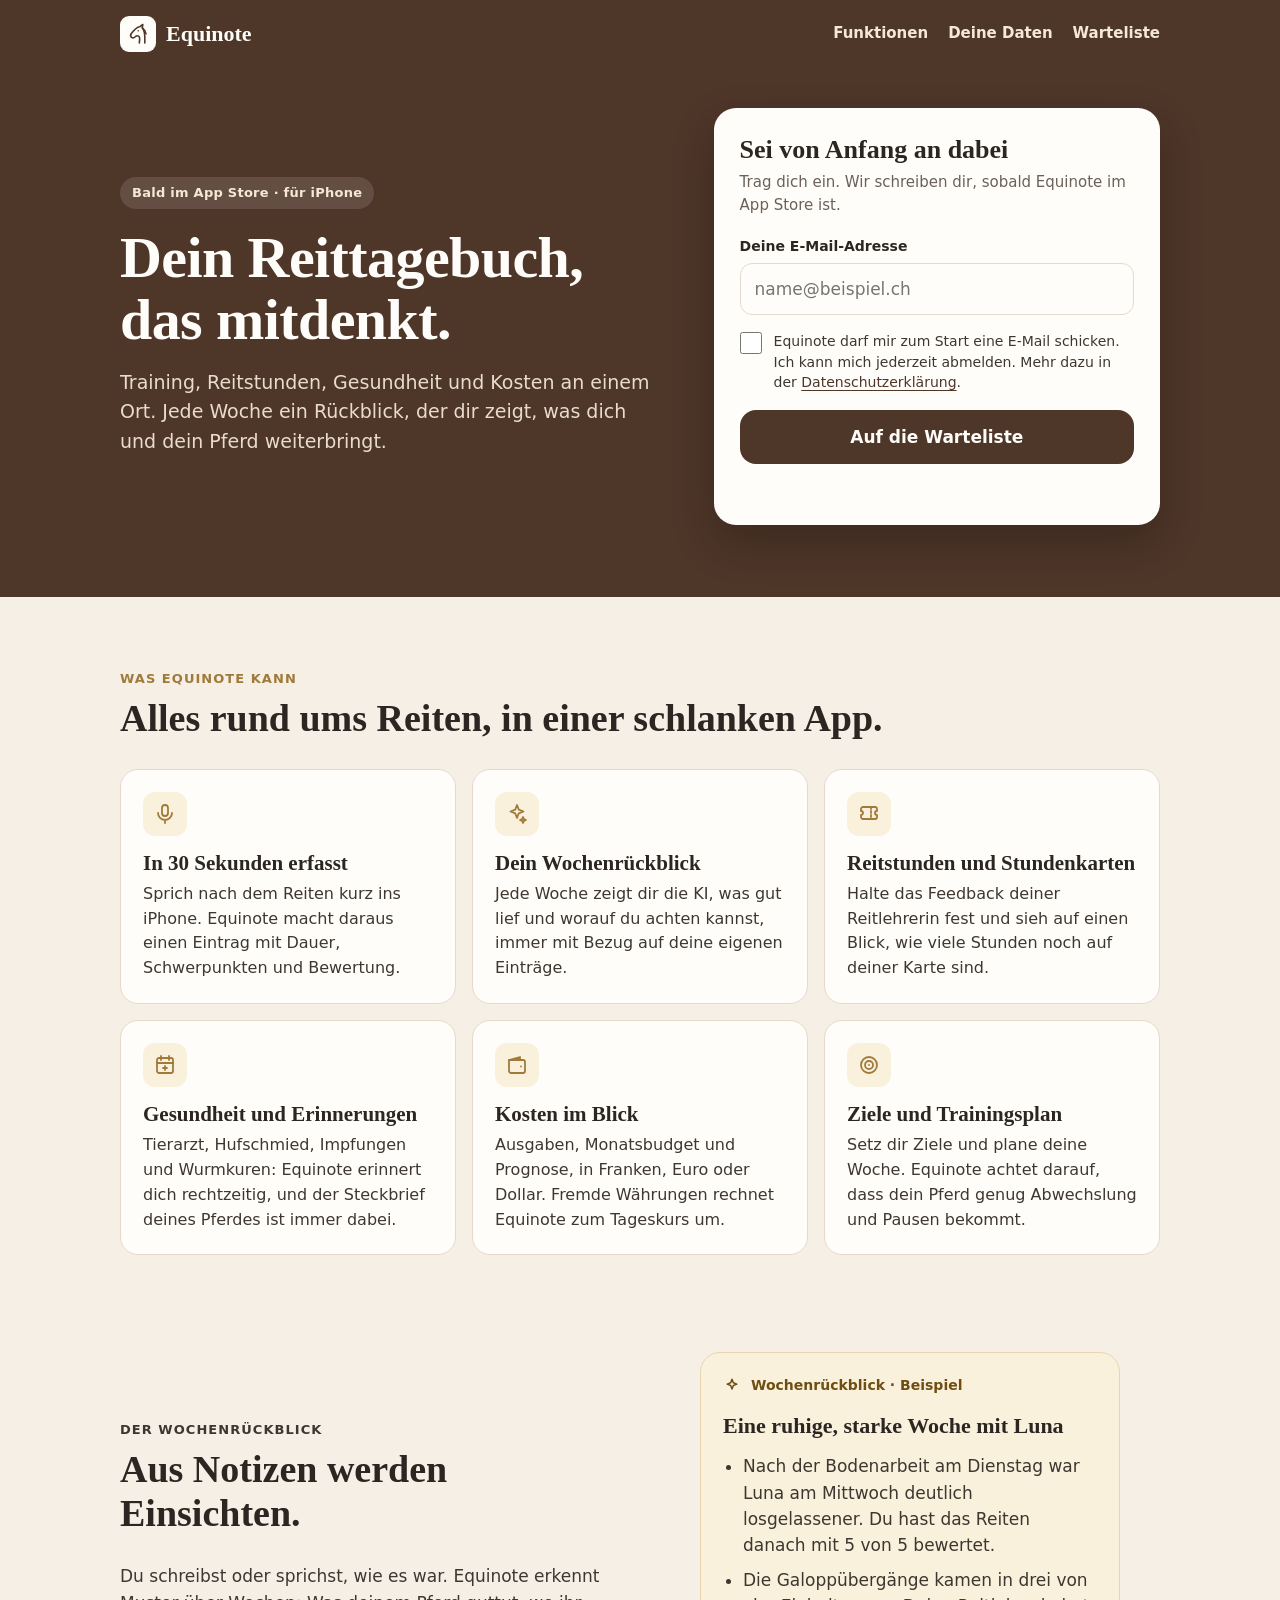
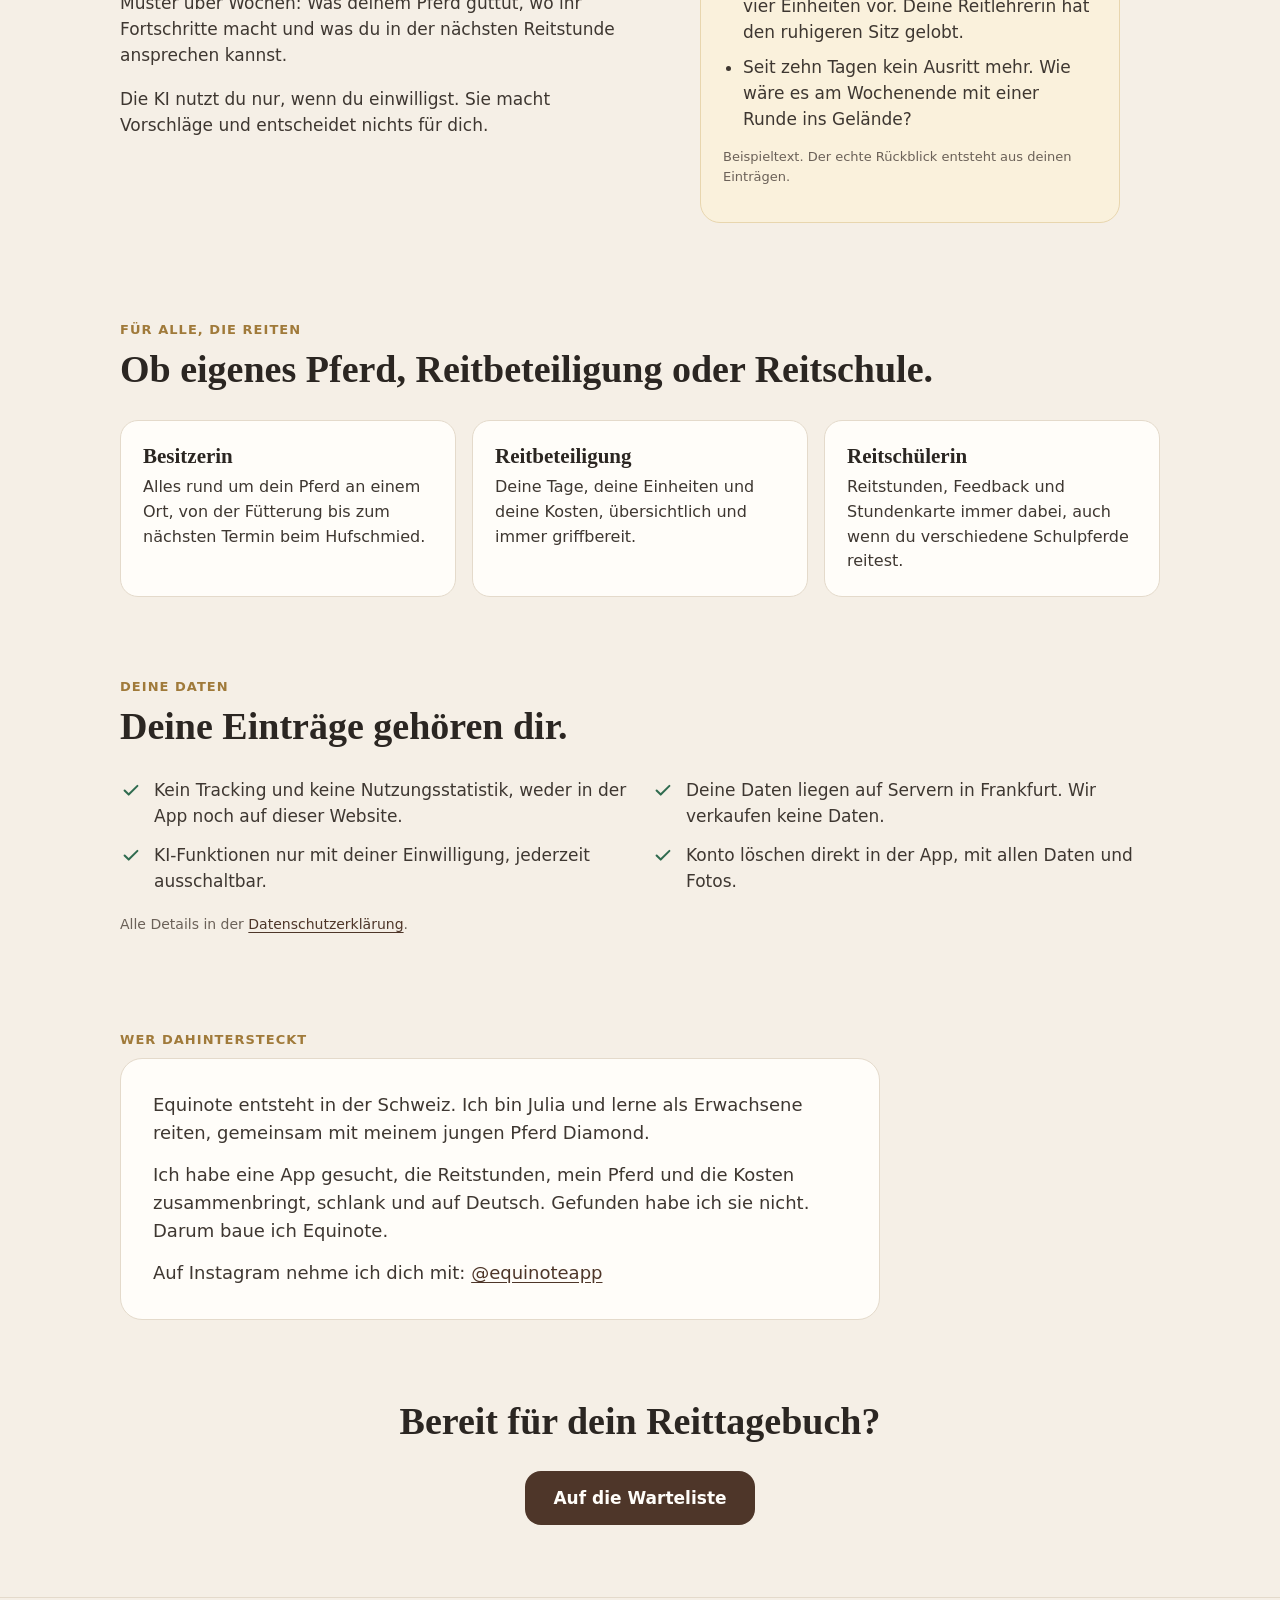
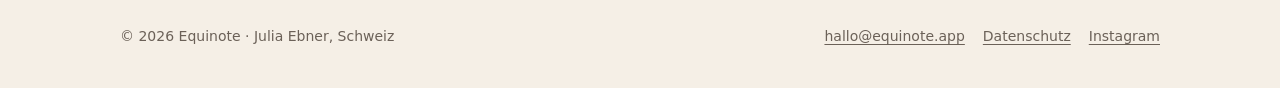
<file: index.html>
<!doctype html>
<html lang="de-CH">
<head>
<meta charset="utf-8">
<meta name="viewport" content="width=device-width, initial-scale=1">
<meta http-equiv="Content-Security-Policy" content="default-src 'self'; script-src 'self'; style-src 'self'; img-src 'self' data:; connect-src https://hbfprhnbtajlptdlkefo.supabase.co; base-uri 'none'; form-action 'none'; object-src 'none'">
<meta name="referrer" content="strict-origin-when-cross-origin">
<title>Equinote – Dein Reittagebuch, das mitdenkt</title>
<meta name="description" content="Equinote ist die iPhone-App für Reiterinnen und Reiter: Training, Reitstunden, Gesundheit und Kosten an einem Ort, mit einem Wochenrückblick, der mitdenkt. Trag dich auf die Warteliste ein.">
<meta property="og:title" content="Equinote – Dein Reittagebuch, das mitdenkt">
<meta property="og:description" content="Training, Reitstunden, Gesundheit und Kosten an einem Ort. Bald im App Store.">
<meta property="og:url" content="https://equinote.app/">
<meta property="og:locale" content="de_CH">
<meta name="theme-color" content="#4E3629">
<link rel="icon" href="favicon.svg" type="image/svg+xml">
<link rel="canonical" href="https://equinote.app/">
<link rel="stylesheet" href="style.css">
<script src="app.js" defer></script>
</head>
<body>
<a class="skip" href="#inhalt">Zum Inhalt</a>

<header class="top">
  <nav class="wrap" aria-label="Hauptnavigation">
    <a class="brand" href="./" aria-label="Equinote, Startseite">
      <svg viewBox="0 0 36 36" aria-hidden="true"><rect width="36" height="36" rx="9" fill="#FFFDF9"/><g transform="translate(6 6)" fill="none" stroke="#4E3629" stroke-width="1.6" stroke-linecap="round" stroke-linejoin="round"><path d="M18.8 21c0-5.5.9-11-2.5-15.2l.5-3.3-3 2.2C11.2 5 8.2 7.7 5.5 11.3c-1 1.4-1.2 3.1 0 4 1.1.8 2.5.5 3.5-.3l1.4-1.1c1.6-.6 3 .4 3.2 1.9.2 1.6-.1 3.6-.3 5.2"/><path d="M16.3 5.8c1.9 1.3 3.2 3.4 3.7 6"/><path d="M12.3 8.8h.01"/></g></svg>
      Equinote
    </a>
    <div class="links">
      <a class="opt" href="#funktionen">Funktionen</a>
      <a class="opt" href="#datenschutz">Deine Daten</a>
      <a href="#warteliste">Warteliste</a>
    </div>
  </nav>
</header>

<main id="inhalt">
  <section class="hero">
    <div class="wrap">
      <div>
        <span class="pill">Bald im App Store · für iPhone</span>
        <h1>Dein Reittagebuch, das mitdenkt.</h1>
        <p class="lead">Training, Reitstunden, Gesundheit und Kosten an einem Ort. Jede Woche ein Rückblick, der dir zeigt, was dich und dein Pferd weiterbringt.</p>
      </div>

      <div class="signup" id="warteliste">
        <form id="signup-form" novalidate>
          <h2>Sei von Anfang an dabei</h2>
          <p class="sub">Trag dich ein. Wir schreiben dir, sobald Equinote im App Store ist.</p>
          <label class="field" for="email">Deine E-Mail-Adresse</label>
          <input id="email" name="email" type="email" autocomplete="email" inputmode="email" required maxlength="254" placeholder="name@beispiel.ch">
          <div class="hp" aria-hidden="true">
            <label for="website">Bitte leer lassen</label>
            <input id="website" name="website" type="text" tabindex="-1" autocomplete="off">
          </div>
          <label class="check">
            <input id="consent" name="consent" type="checkbox" required>
            <span>Equinote darf mir zum Start eine E-Mail schicken. Ich kann mich jederzeit abmelden. Mehr dazu in der <a href="datenschutz.html#warteliste">Datenschutzerklärung</a>.</span>
          </label>
          <button class="btn" type="submit">Auf die Warteliste</button>
          <p class="status" id="status" role="status" aria-live="polite"></p>
        </form>
        <div class="done" id="done" hidden tabindex="-1">
          <div class="ok" aria-hidden="true"><svg width="26" height="26" viewBox="0 0 24 24" fill="none" stroke="currentColor" stroke-width="2.2" stroke-linecap="round" stroke-linejoin="round"><path d="M5 12.5l4.5 4.5L19 7.5"/></svg></div>
          <h2>Fast geschafft!</h2>
          <p class="sub">Bitte bestätige deine E-Mail-Adresse über den Link, den wir dir geschickt haben.</p>
          <p class="sub">Keine Mail bekommen? Schau im Spam-Ordner nach. Sie kommt von hallo@equinote.app.</p>
        </div>
      </div>
    </div>
  </section>

  <section class="block" id="funktionen">
    <div class="wrap">
      <p class="eyebrow">Was Equinote kann</p>
      <h2 class="title">Alles rund ums Reiten, in einer schlanken App.</h2>
      <div class="grid">
        <article class="card">
          <div class="icon" aria-hidden="true"><svg viewBox="0 0 24 24" fill="none" stroke="currentColor" stroke-width="1.8" stroke-linecap="round" stroke-linejoin="round"><rect x="9" y="3" width="6" height="11" rx="3"/><path d="M5 11a7 7 0 0 0 14 0M12 18v3"/></svg></div>
          <h3>In 30 Sekunden erfasst</h3>
          <p>Sprich nach dem Reiten kurz ins iPhone. Equinote macht daraus einen Eintrag mit Dauer, Schwerpunkten und Bewertung.</p>
        </article>
        <article class="card">
          <div class="icon" aria-hidden="true"><svg viewBox="0 0 24 24" fill="none" stroke="currentColor" stroke-width="1.8" stroke-linecap="round" stroke-linejoin="round"><path d="M12 3l1.8 4.7L18.5 9.5l-4.7 1.8L12 16l-1.8-4.7L5.5 9.5l4.7-1.8z"/><path d="M18 15l.9 2.1L21 18l-2.1.9L18 21l-.9-2.1L15 18l2.1-.9z"/></svg></div>
          <h3>Dein Wochenrückblick</h3>
          <p>Jede Woche zeigt dir die KI, was gut lief und worauf du achten kannst, immer mit Bezug auf deine eigenen Einträge.</p>
        </article>
        <article class="card">
          <div class="icon" aria-hidden="true"><svg viewBox="0 0 24 24" fill="none" stroke="currentColor" stroke-width="1.8" stroke-linecap="round" stroke-linejoin="round"><path d="M4 7a2 2 0 0 1 2-2h12a2 2 0 0 1 2 2v2a2 2 0 0 0 0 4v2a2 2 0 0 1-2 2H6a2 2 0 0 1-2-2v-2a2 2 0 0 0 0-4z"/><path d="M14 5v12" stroke-dasharray="2 2"/></svg></div>
          <h3>Reitstunden und Stundenkarten</h3>
          <p>Halte das Feedback deiner Reitlehrerin fest und sieh auf einen Blick, wie viele Stunden noch auf deiner Karte sind.</p>
        </article>
        <article class="card">
          <div class="icon" aria-hidden="true"><svg viewBox="0 0 24 24" fill="none" stroke="currentColor" stroke-width="1.8" stroke-linecap="round" stroke-linejoin="round"><rect x="4" y="5" width="16" height="15" rx="2"/><path d="M8 3v4M16 3v4M4 10h16M10 15h4M12 13v4"/></svg></div>
          <h3>Gesundheit und Erinnerungen</h3>
          <p>Tierarzt, Hufschmied, Impfungen und Wurmkuren: Equinote erinnert dich rechtzeitig, und der Steckbrief deines Pferdes ist immer dabei.</p>
        </article>
        <article class="card">
          <div class="icon" aria-hidden="true"><svg viewBox="0 0 24 24" fill="none" stroke="currentColor" stroke-width="1.8" stroke-linecap="round" stroke-linejoin="round"><path d="M4 7h14a2 2 0 0 1 2 2v9a2 2 0 0 1-2 2H6a2 2 0 0 1-2-2z"/><path d="M4 7l11-3v3M16 13.5h.01"/></svg></div>
          <h3>Kosten im Blick</h3>
          <p>Ausgaben, Monatsbudget und Prognose, in Franken, Euro oder Dollar. Fremde Währungen rechnet Equinote zum Tageskurs um.</p>
        </article>
        <article class="card">
          <div class="icon" aria-hidden="true"><svg viewBox="0 0 24 24" fill="none" stroke="currentColor" stroke-width="1.8" stroke-linecap="round" stroke-linejoin="round"><circle cx="12" cy="12" r="8"/><circle cx="12" cy="12" r="4"/><path d="M12 12h.01"/></svg></div>
          <h3>Ziele und Trainingsplan</h3>
          <p>Setz dir Ziele und plane deine Woche. Equinote achtet darauf, dass dein Pferd genug Abwechslung und Pausen bekommt.</p>
        </article>
      </div>
    </div>
  </section>

  <section class="block">
    <div class="wrap split">
      <div>
        <p class="eyebrow">Der Wochenrückblick</p>
        <h2 class="title">Aus Notizen werden Einsichten.</h2>
        <p>Du schreibst oder sprichst, wie es war. Equinote erkennt Muster über Wochen: Was deinem Pferd guttut, wo ihr Fortschritte macht und was du in der nächsten Reitstunde ansprechen kannst.</p>
        <p>Die KI nutzt du nur, wenn du einwilligst. Sie macht Vorschläge und entscheidet nichts für dich.</p>
      </div>
      <figure class="review" aria-label="Beispiel für einen Wochenrückblick">
        <div class="head"><svg width="18" height="18" viewBox="0 0 24 24" fill="none" stroke="currentColor" stroke-width="2" stroke-linecap="round" stroke-linejoin="round" aria-hidden="true"><path d="M12 3l1.8 4.7L18.5 9.5l-4.7 1.8L12 16l-1.8-4.7L5.5 9.5l4.7-1.8z"/></svg>Wochenrückblick · Beispiel</div>
        <h3>Eine ruhige, starke Woche mit Luna</h3>
        <ul>
          <li>Nach der Bodenarbeit am Dienstag war Luna am Mittwoch deutlich losgelassener. Du hast das Reiten danach mit 5 von 5 bewertet.</li>
          <li>Die Galoppübergänge kamen in drei von vier Einheiten vor. Deine Reitlehrerin hat den ruhigeren Sitz gelobt.</li>
          <li>Seit zehn Tagen kein Ausritt mehr. Wie wäre es am Wochenende mit einer Runde ins Gelände?</li>
        </ul>
        <p class="note">Beispieltext. Der echte Rückblick entsteht aus deinen Einträgen.</p>
      </figure>
    </div>
  </section>

  <section class="block">
    <div class="wrap">
      <p class="eyebrow">Für alle, die reiten</p>
      <h2 class="title">Ob eigenes Pferd, Reitbeteiligung oder Reitschule.</h2>
      <div class="roles">
        <article class="card"><h3>Besitzerin</h3><p>Alles rund um dein Pferd an einem Ort, von der Fütterung bis zum nächsten Termin beim Hufschmied.</p></article>
        <article class="card"><h3>Reitbeteiligung</h3><p>Deine Tage, deine Einheiten und deine Kosten, übersichtlich und immer griffbereit.</p></article>
        <article class="card"><h3>Reitschülerin</h3><p>Reitstunden, Feedback und Stundenkarte immer dabei, auch wenn du verschiedene Schulpferde reitest.</p></article>
      </div>
    </div>
  </section>

  <section class="block" id="datenschutz">
    <div class="wrap">
      <p class="eyebrow">Deine Daten</p>
      <h2 class="title">Deine Einträge gehören dir.</h2>
      <ul class="trust">
        <li><svg viewBox="0 0 24 24" fill="none" stroke="currentColor" stroke-width="2.2" stroke-linecap="round" stroke-linejoin="round" aria-hidden="true"><path d="M5 12.5l4.5 4.5L19 7.5"/></svg><span>Kein Tracking und keine Nutzungsstatistik, weder in der App noch auf dieser Website.</span></li>
        <li><svg viewBox="0 0 24 24" fill="none" stroke="currentColor" stroke-width="2.2" stroke-linecap="round" stroke-linejoin="round" aria-hidden="true"><path d="M5 12.5l4.5 4.5L19 7.5"/></svg><span>Deine Daten liegen auf Servern in Frankfurt. Wir verkaufen keine Daten.</span></li>
        <li><svg viewBox="0 0 24 24" fill="none" stroke="currentColor" stroke-width="2.2" stroke-linecap="round" stroke-linejoin="round" aria-hidden="true"><path d="M5 12.5l4.5 4.5L19 7.5"/></svg><span>KI-Funktionen nur mit deiner Einwilligung, jederzeit ausschaltbar.</span></li>
        <li><svg viewBox="0 0 24 24" fill="none" stroke="currentColor" stroke-width="2.2" stroke-linecap="round" stroke-linejoin="round" aria-hidden="true"><path d="M5 12.5l4.5 4.5L19 7.5"/></svg><span>Konto löschen direkt in der App, mit allen Daten und Fotos.</span></li>
      </ul>
      <p class="small mt">Alle Details in der <a href="datenschutz.html">Datenschutzerklärung</a>.</p>
    </div>
  </section>

  <section class="block">
    <div class="wrap">
      <p class="eyebrow">Wer dahintersteckt</p>
      <div class="story">
        <p>Equinote entsteht in der Schweiz. Ich bin Julia und lerne als Erwachsene reiten, gemeinsam mit meinem jungen Pferd Diamond.</p>
        <p>Ich habe eine App gesucht, die Reitstunden, mein Pferd und die Kosten zusammenbringt, schlank und auf Deutsch. Gefunden habe ich sie nicht. Darum baue ich Equinote.</p>
        <p>Auf Instagram nehme ich dich mit: <a href="https://www.instagram.com/equinoteapp/" rel="noopener">@equinoteapp</a></p>
      </div>
    </div>
  </section>

  <section class="block cta">
    <div class="wrap">
      <h2 class="title center">Bereit für dein Reittagebuch?</h2>
      <a class="btn" href="#warteliste">Auf die Warteliste</a>
    </div>
  </section>
</main>

<footer>
  <div class="wrap">
    <span>© 2026 Equinote · Julia Ebner, Schweiz</span>
    <nav aria-label="Fusszeile">
      <a href="mailto:hallo@equinote.app">hallo@equinote.app</a>
      <a href="datenschutz.html">Datenschutz</a>
      <a href="https://www.instagram.com/equinoteapp/" rel="noopener">Instagram</a>
    </nav>
  </div>
</footer>
</body>
</html>
</file>
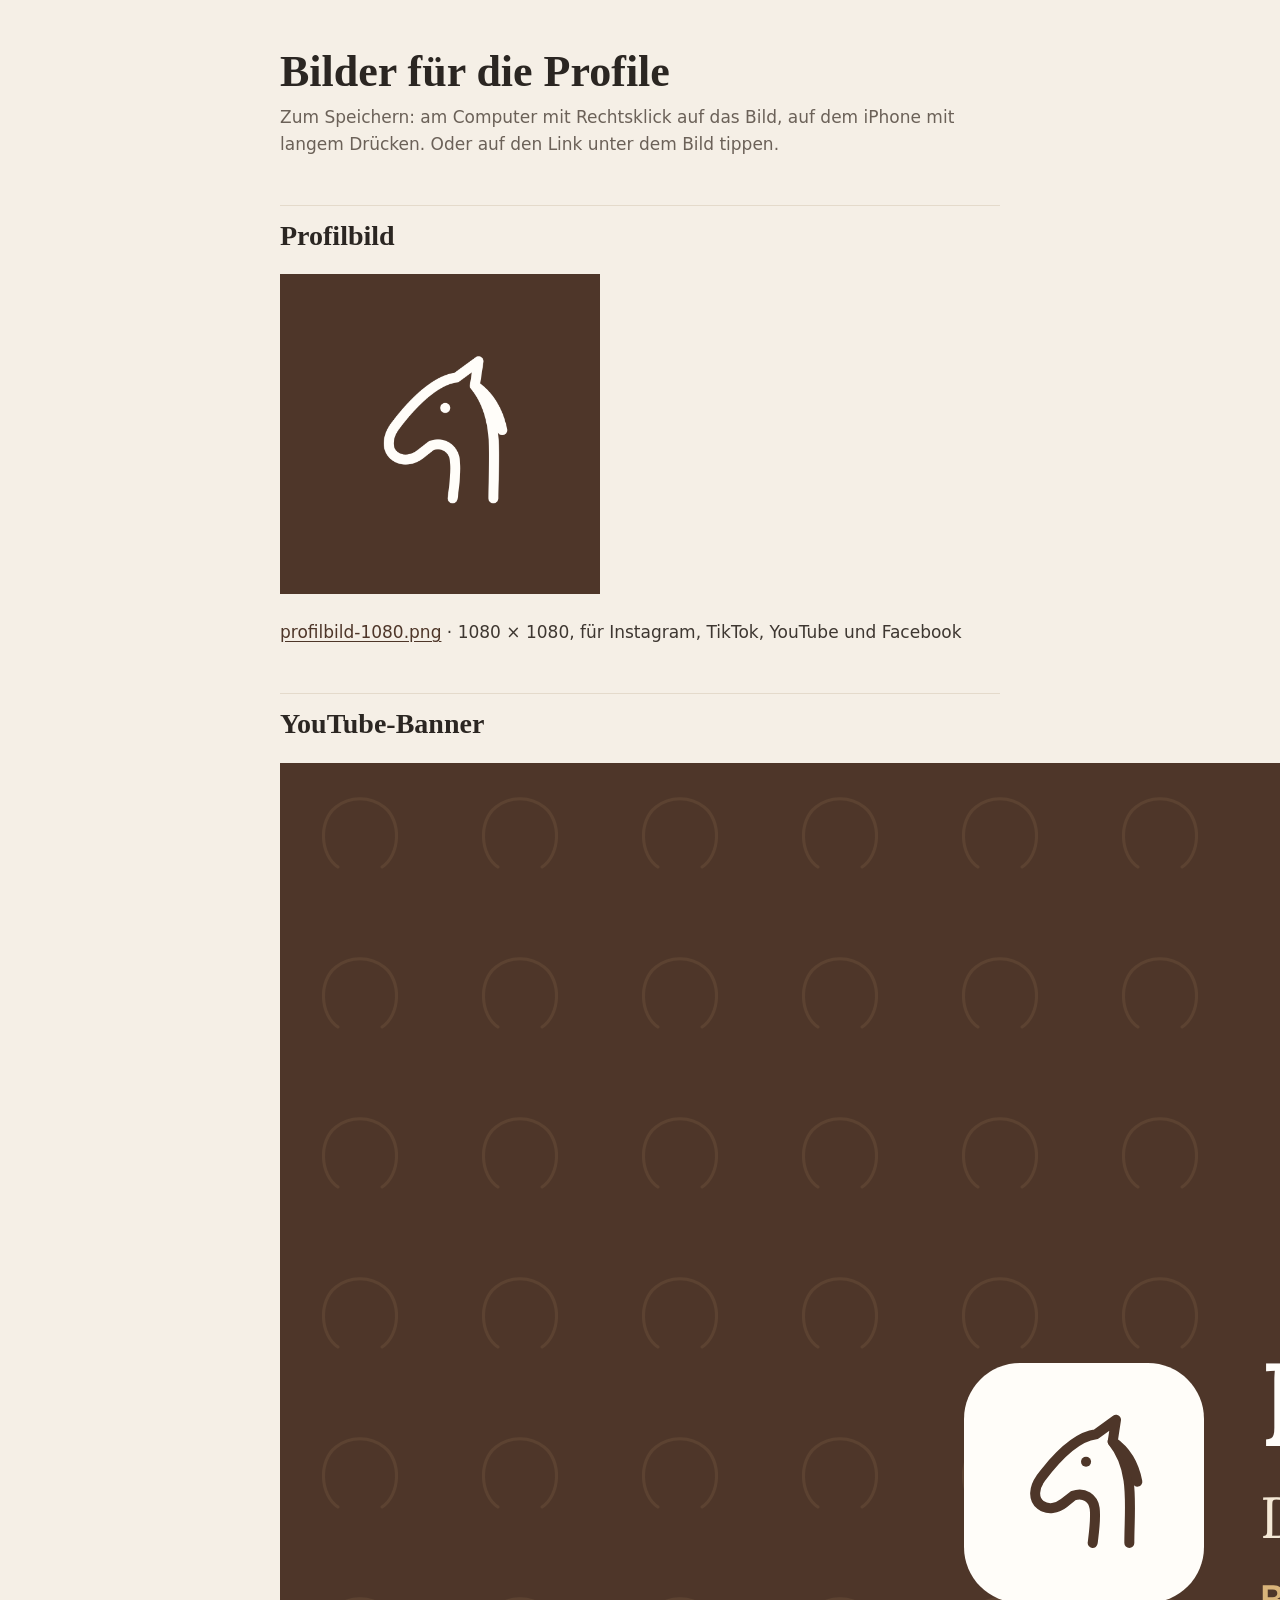
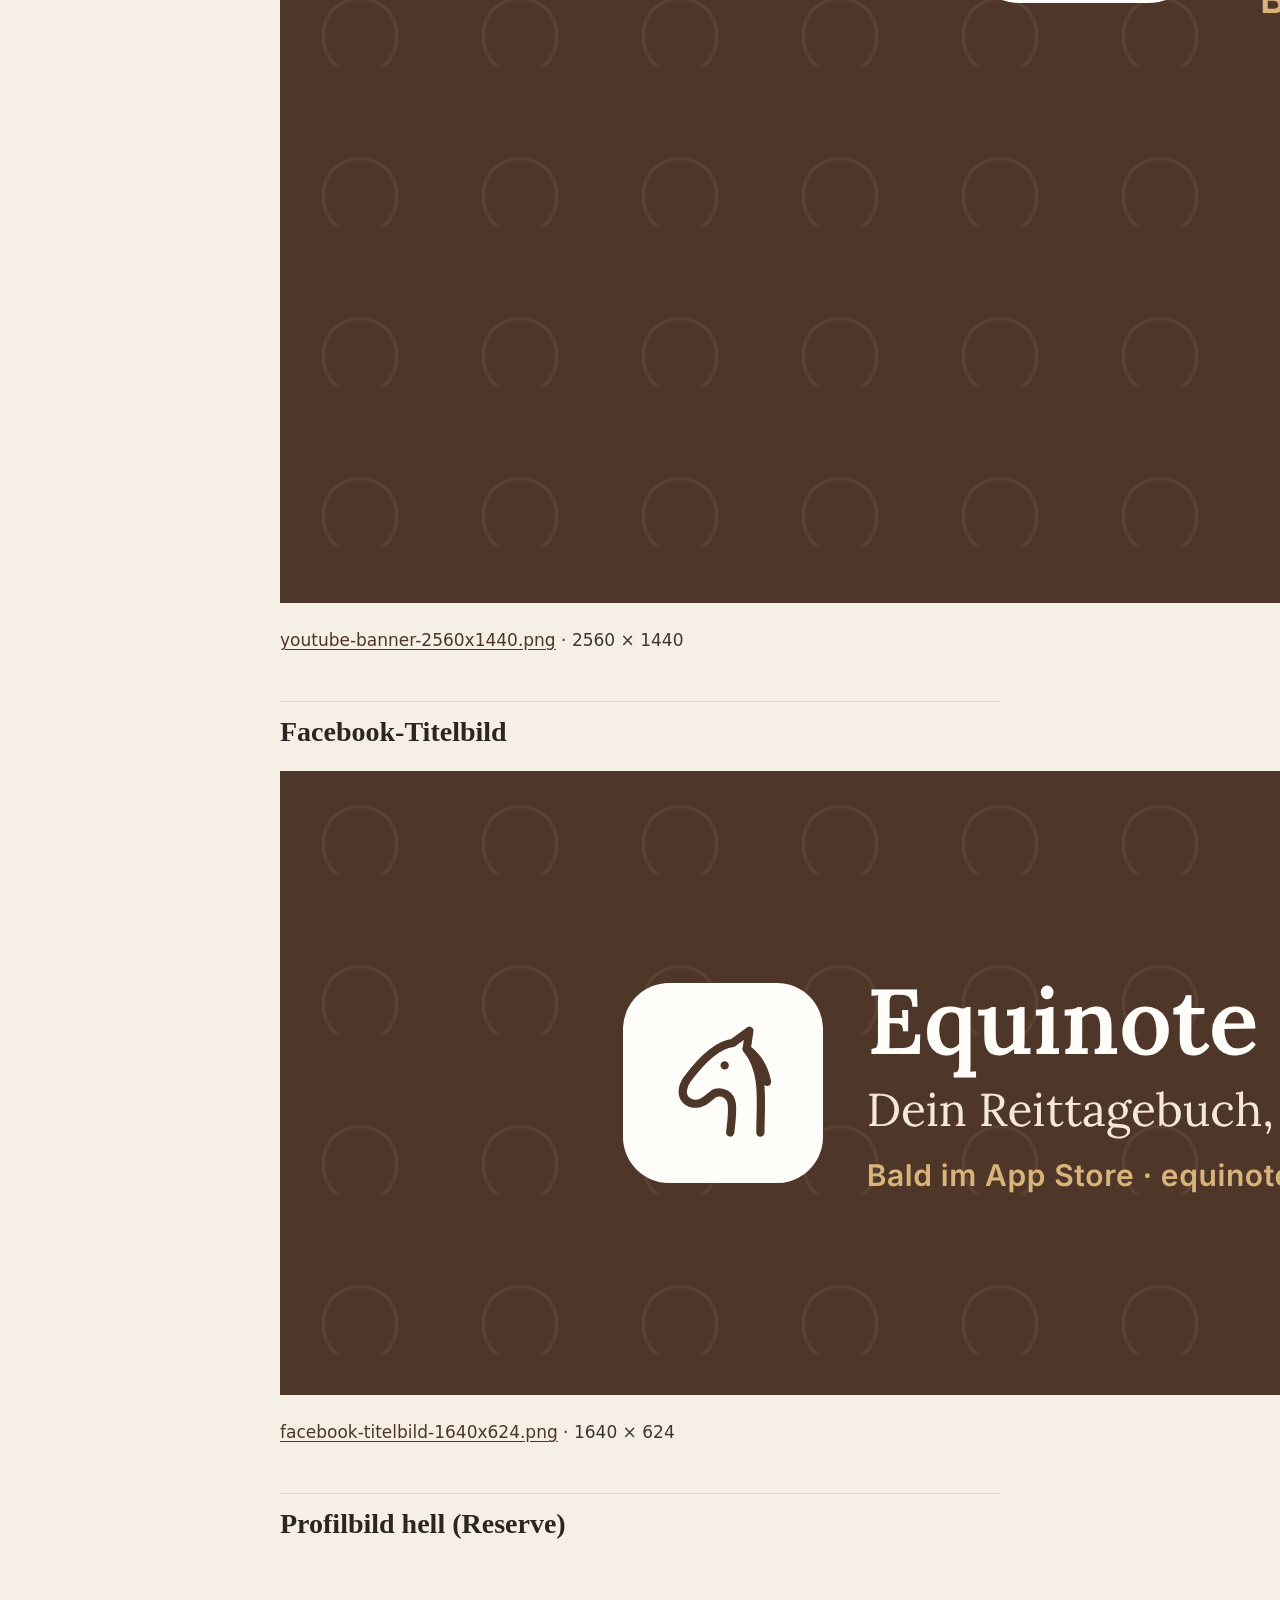
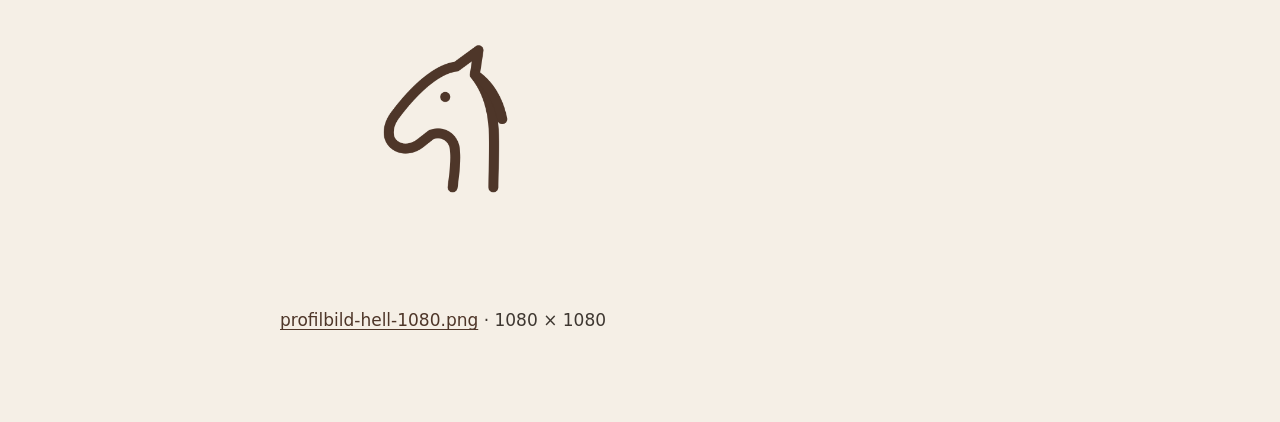
<file: bilder/index.html>
<!doctype html>
<html lang="de-CH">
<head>
<meta charset="utf-8">
<meta name="viewport" content="width=device-width, initial-scale=1">
<meta name="robots" content="noindex">
<meta http-equiv="Content-Security-Policy" content="default-src 'self'; script-src 'none'; style-src 'self'; img-src 'self'; base-uri 'none'; form-action 'none'; object-src 'none'">
<title>Bilder – Equinote</title>
<link rel="icon" href="/favicon.svg" type="image/svg+xml">
<link rel="stylesheet" href="/style.css">
</head>
<body>
<main class="wrap doc">
<h1>Bilder für die Profile</h1>
<p class="stand">Zum Speichern: am Computer mit Rechtsklick auf das Bild, auf dem iPhone mit langem Drücken. Oder auf den Link unter dem Bild tippen.</p>
<h2>Profilbild</h2>
<p><img src="profilbild-1080.png" alt="Equinote Profilbild, Pferdekopf auf Braun" width="320" height="320"></p>
<p><a href="profilbild-1080.png">profilbild-1080.png</a> · 1080 × 1080, für Instagram, TikTok, YouTube und Facebook</p>
<h2>YouTube-Banner</h2>
<p><img src="youtube-banner-2560x1440.png" alt="Equinote YouTube-Banner"></p>
<p><a href="youtube-banner-2560x1440.png">youtube-banner-2560x1440.png</a> · 2560 × 1440</p>
<h2>Facebook-Titelbild</h2>
<p><img src="facebook-titelbild-1640x624.png" alt="Equinote Facebook-Titelbild"></p>
<p><a href="facebook-titelbild-1640x624.png">facebook-titelbild-1640x624.png</a> · 1640 × 624</p>
<h2>Profilbild hell (Reserve)</h2>
<p><img src="profilbild-hell-1080.png" alt="Equinote Profilbild hell" width="320" height="320"></p>
<p><a href="profilbild-hell-1080.png">profilbild-hell-1080.png</a> · 1080 × 1080</p>
</main>
</body>
</html>
</file>
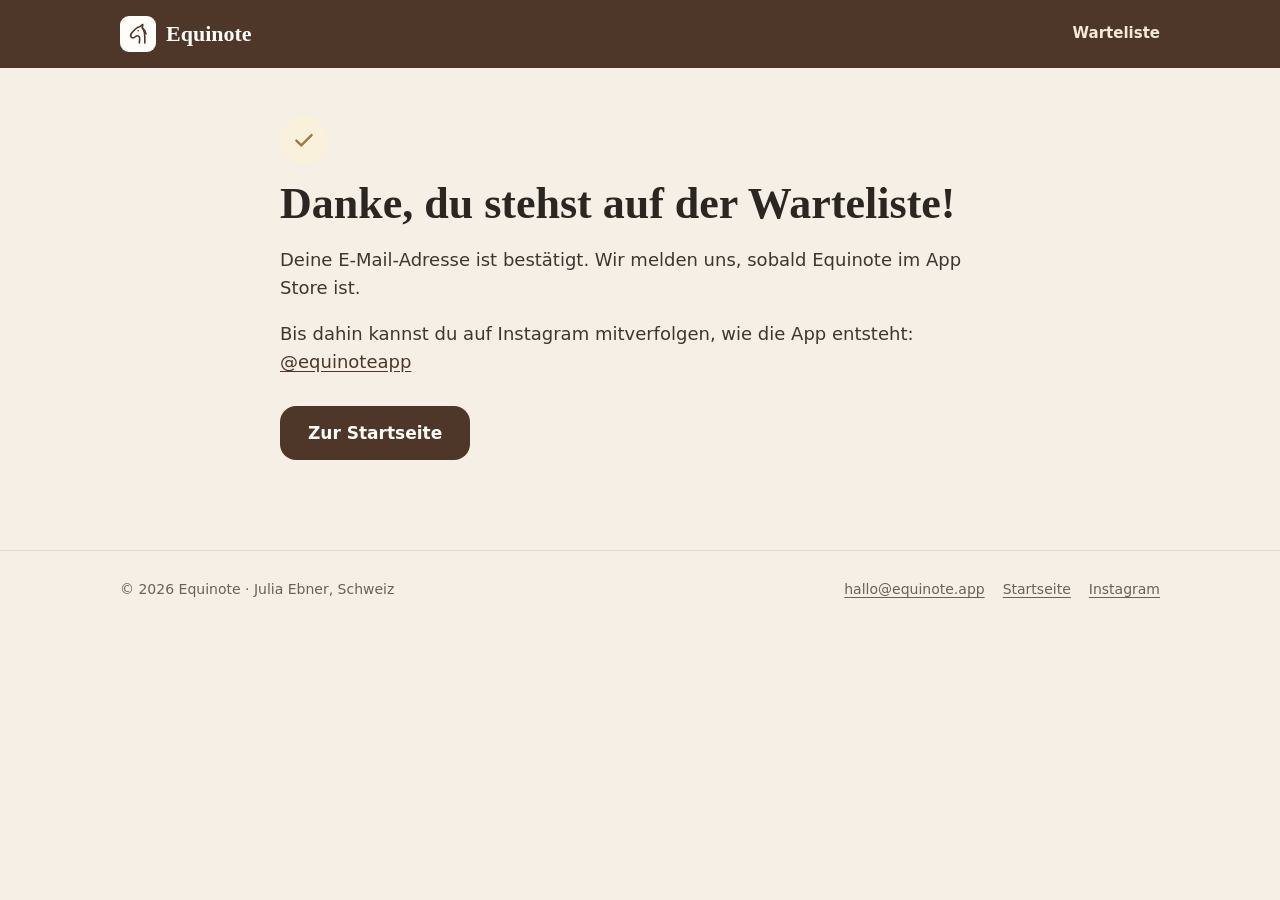
<file: bestaetigt.html>
<!doctype html>
<html lang="de-CH">
<head>
<meta charset="utf-8">
<meta name="viewport" content="width=device-width, initial-scale=1">
<meta http-equiv="Content-Security-Policy" content="default-src 'self'; script-src 'none'; style-src 'self'; img-src 'self' data:; base-uri 'none'; form-action 'none'; object-src 'none'">
<meta name="referrer" content="strict-origin-when-cross-origin">
<meta name="robots" content="noindex, nofollow">
<title>Anmeldung bestätigt – Equinote</title>
<meta name="description" content="Deine Anmeldung auf der Warteliste von Equinote ist bestätigt.">
<meta name="theme-color" content="#4E3629">
<link rel="icon" href="favicon.svg" type="image/svg+xml">
<link rel="stylesheet" href="style.css">
</head>
<body>
<a class="skip" href="#inhalt">Zum Inhalt</a>
<header class="top">
  <nav class="wrap" aria-label="Hauptnavigation">
    <a class="brand" href="./" aria-label="Equinote, Startseite">
      <svg viewBox="0 0 36 36" aria-hidden="true"><rect width="36" height="36" rx="9" fill="#FFFDF9"/><g transform="translate(6 6)" fill="none" stroke="#4E3629" stroke-width="1.6" stroke-linecap="round" stroke-linejoin="round"><path d="M18.8 21c0-5.5.9-11-2.5-15.2l.5-3.3-3 2.2C11.2 5 8.2 7.7 5.5 11.3c-1 1.4-1.2 3.1 0 4 1.1.8 2.5.5 3.5-.3l1.4-1.1c1.6-.6 3 .4 3.2 1.9.2 1.6-.1 3.6-.3 5.2"/><path d="M16.3 5.8c1.9 1.3 3.2 3.4 3.7 6"/><path d="M12.3 8.8h.01"/></g></svg>
      Equinote
    </a>
    <div class="links"><a href="./#warteliste">Warteliste</a></div>
  </nav>
</header>
<main id="inhalt" class="wrap doc notice">
<div class="ok" aria-hidden="true"><svg width="26" height="26" viewBox="0 0 24 24" fill="none" stroke="currentColor" stroke-width="2.2" stroke-linecap="round" stroke-linejoin="round"><path d="M5 12.5l4.5 4.5L19 7.5"/></svg></div>
<h1>Danke, du stehst auf der Warteliste!</h1>
<p>Deine E-Mail-Adresse ist bestätigt. Wir melden uns, sobald Equinote im App Store ist.</p>
<p>Bis dahin kannst du auf Instagram mitverfolgen, wie die App entsteht: <a href="https://www.instagram.com/equinoteapp/" rel="noopener">@equinoteapp</a></p>
<p><a class="btn" href="./">Zur Startseite</a></p>
</main>
<footer>
  <div class="wrap">
    <span>© 2026 Equinote · Julia Ebner, Schweiz</span>
    <nav aria-label="Fusszeile">
      <a href="mailto:hallo@equinote.app">hallo@equinote.app</a>
      <a href="./">Startseite</a>
      <a href="https://www.instagram.com/equinoteapp/" rel="noopener">Instagram</a>
    </nav>
  </div>
</footer>
</body>
</html>
</file>
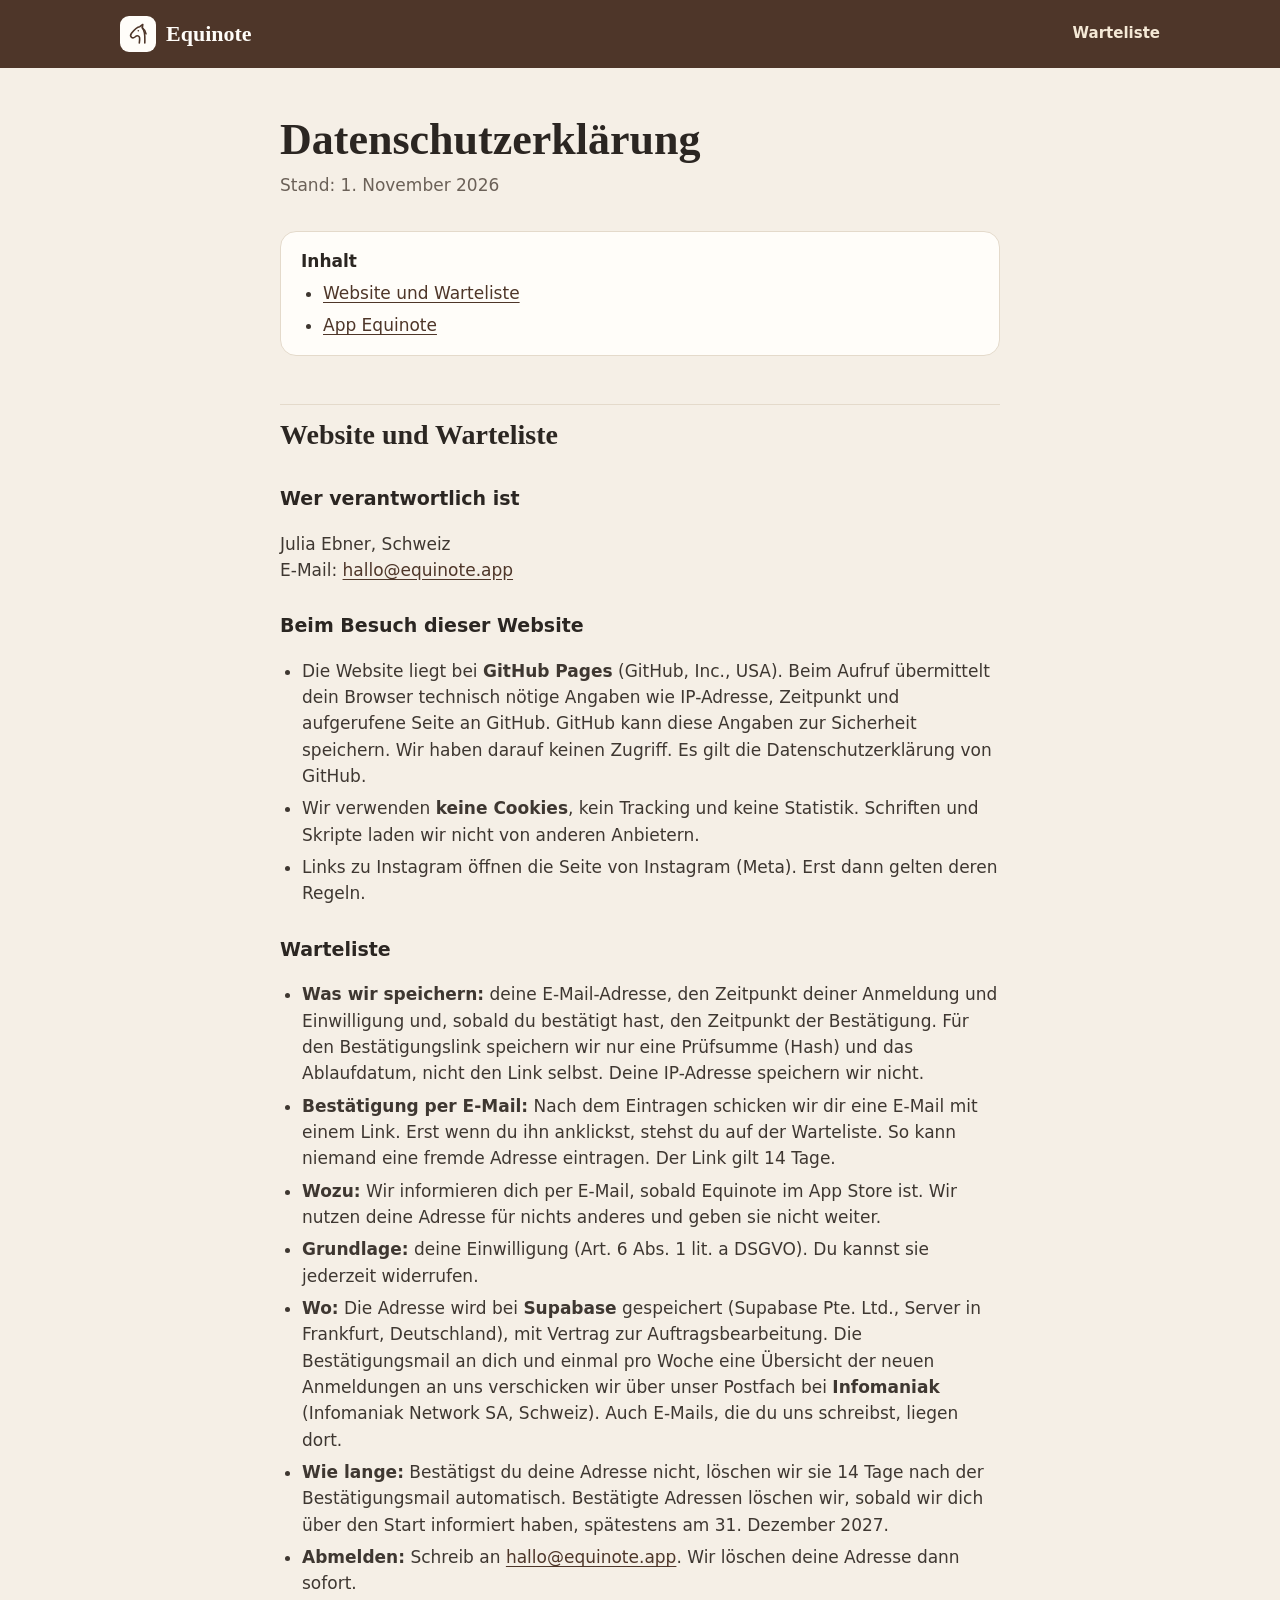
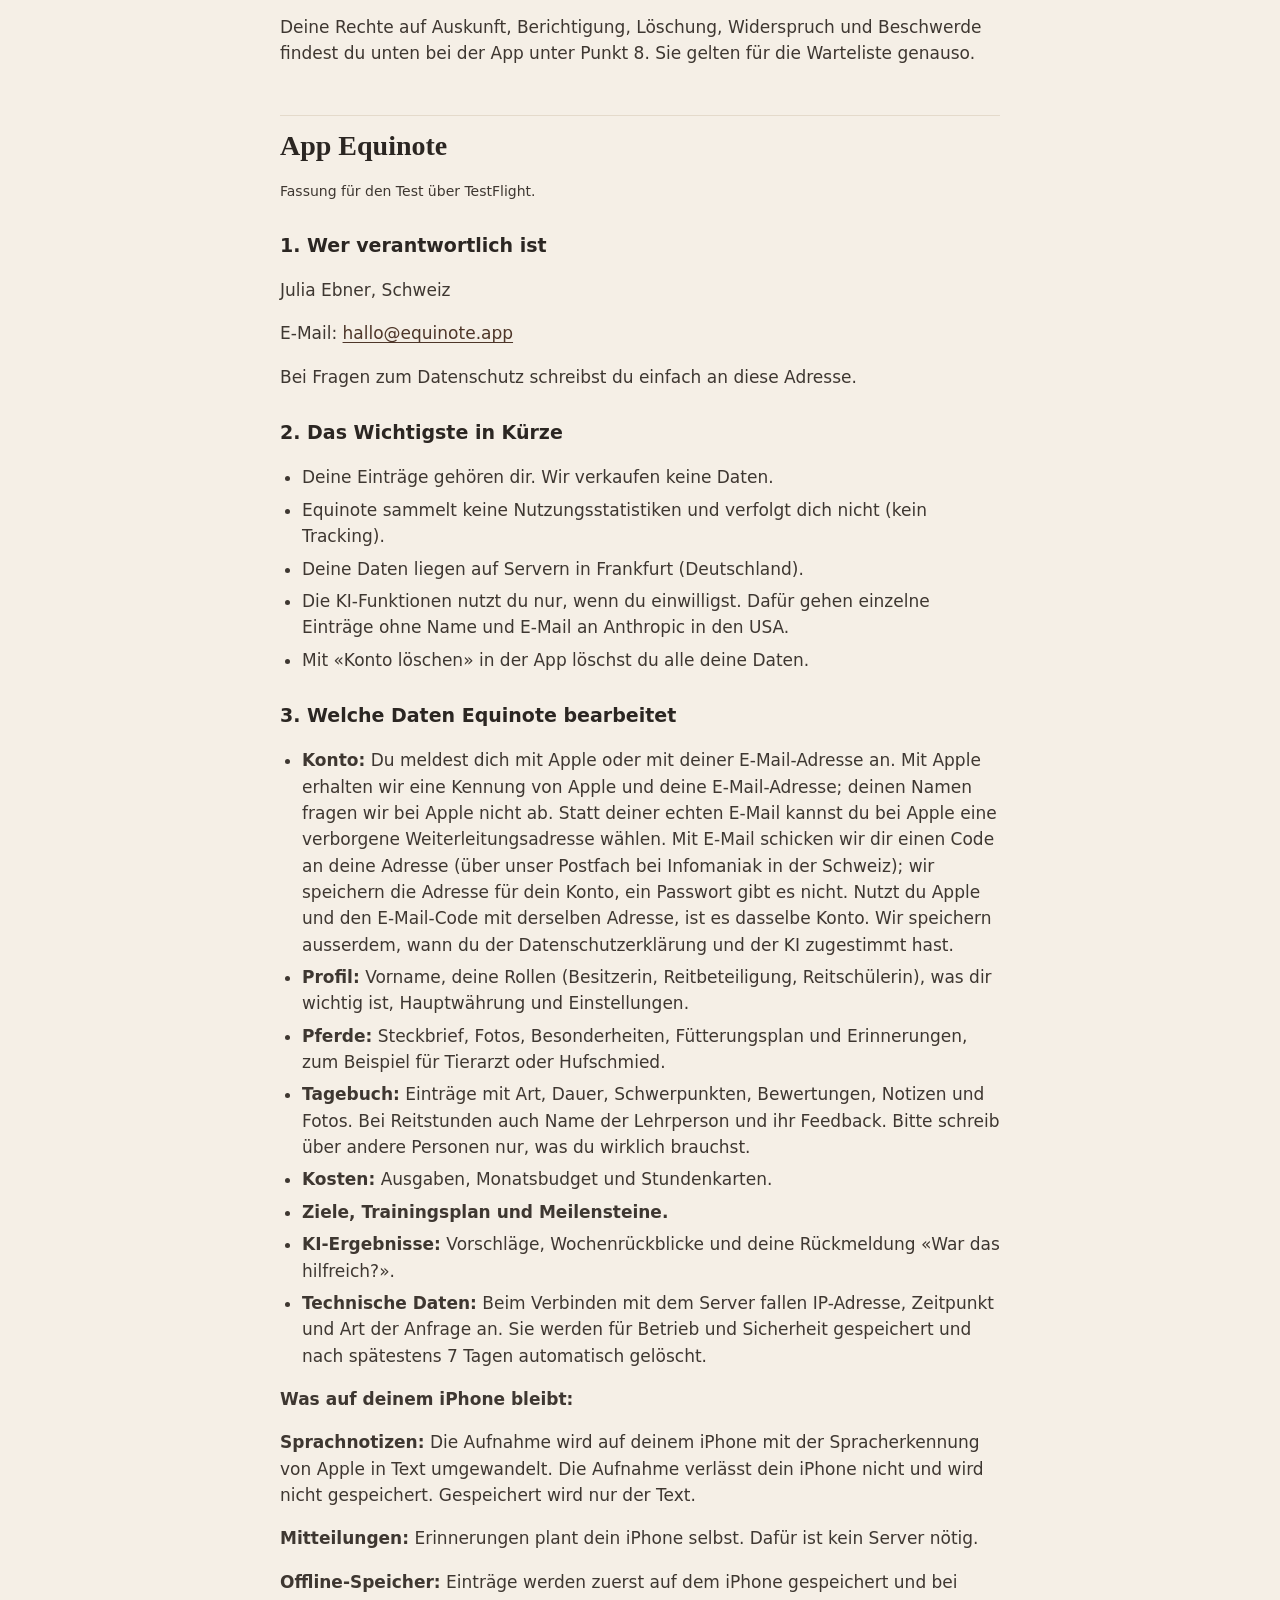
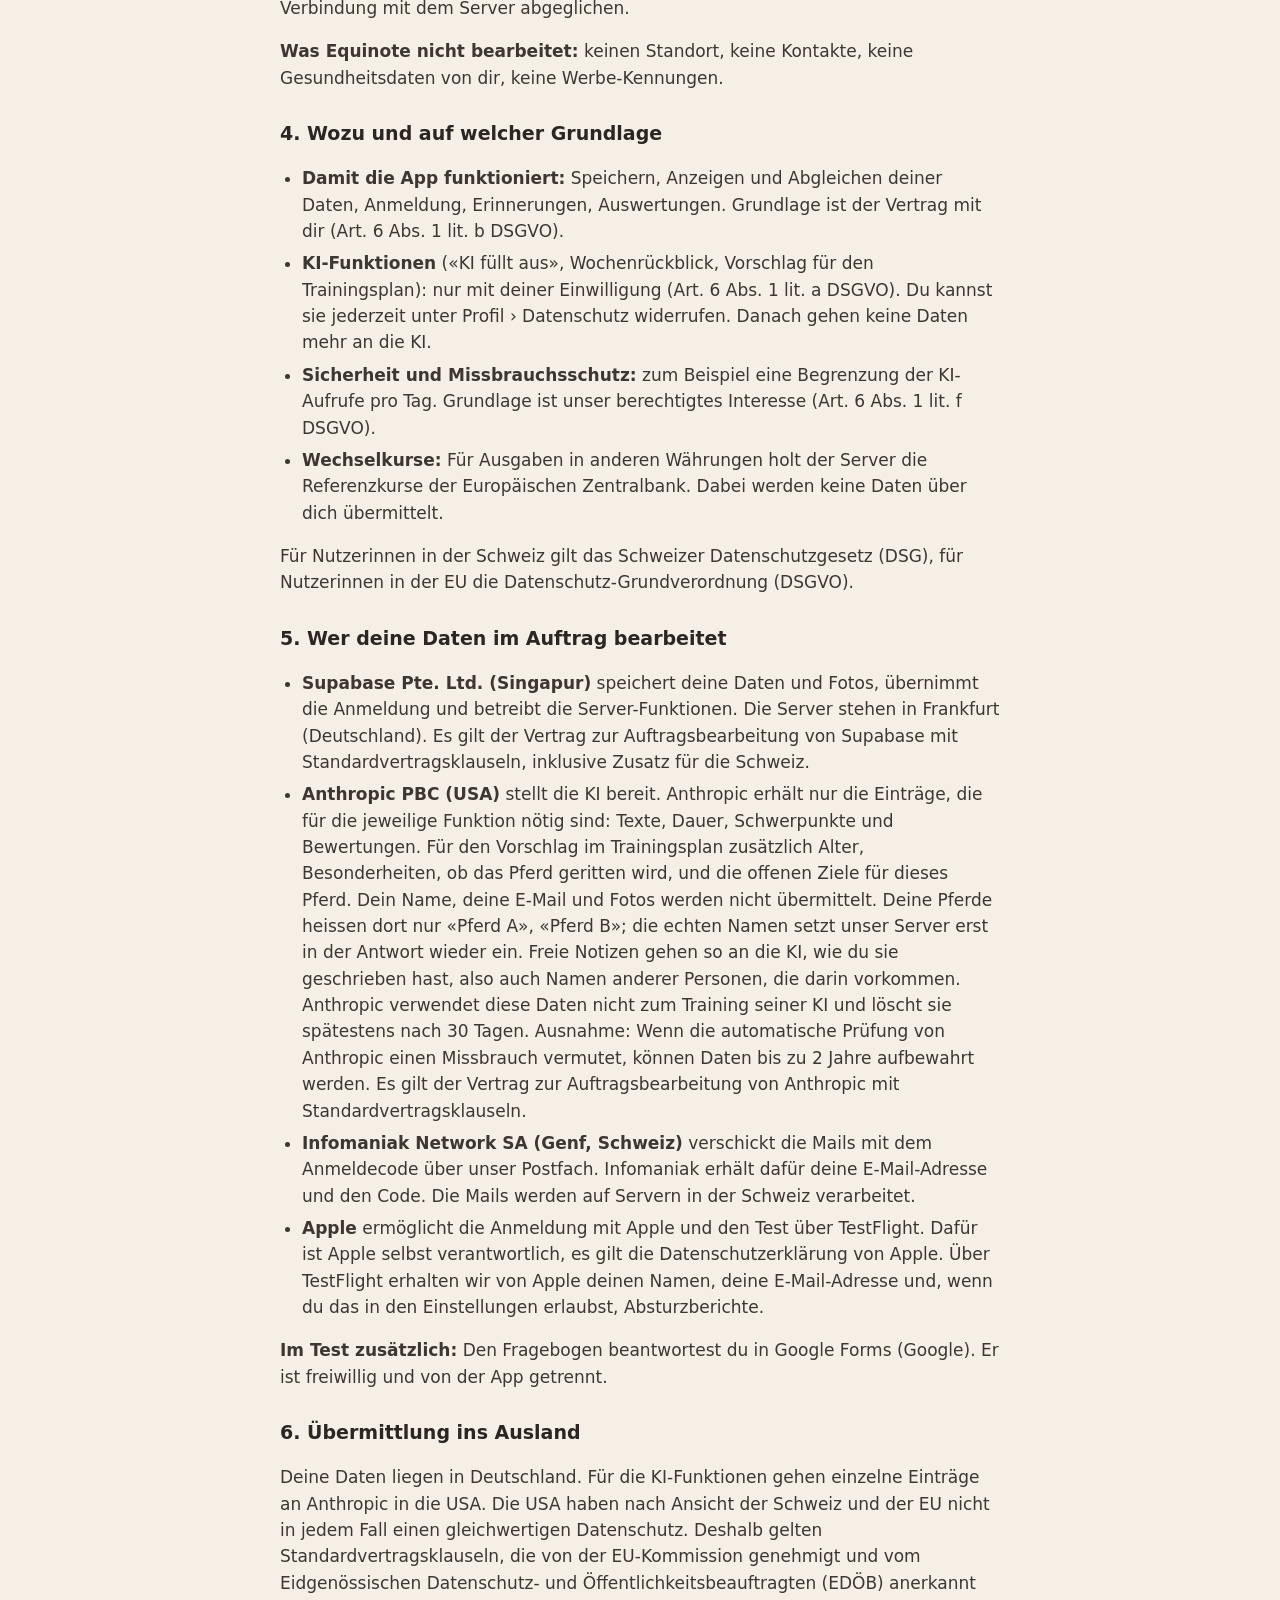
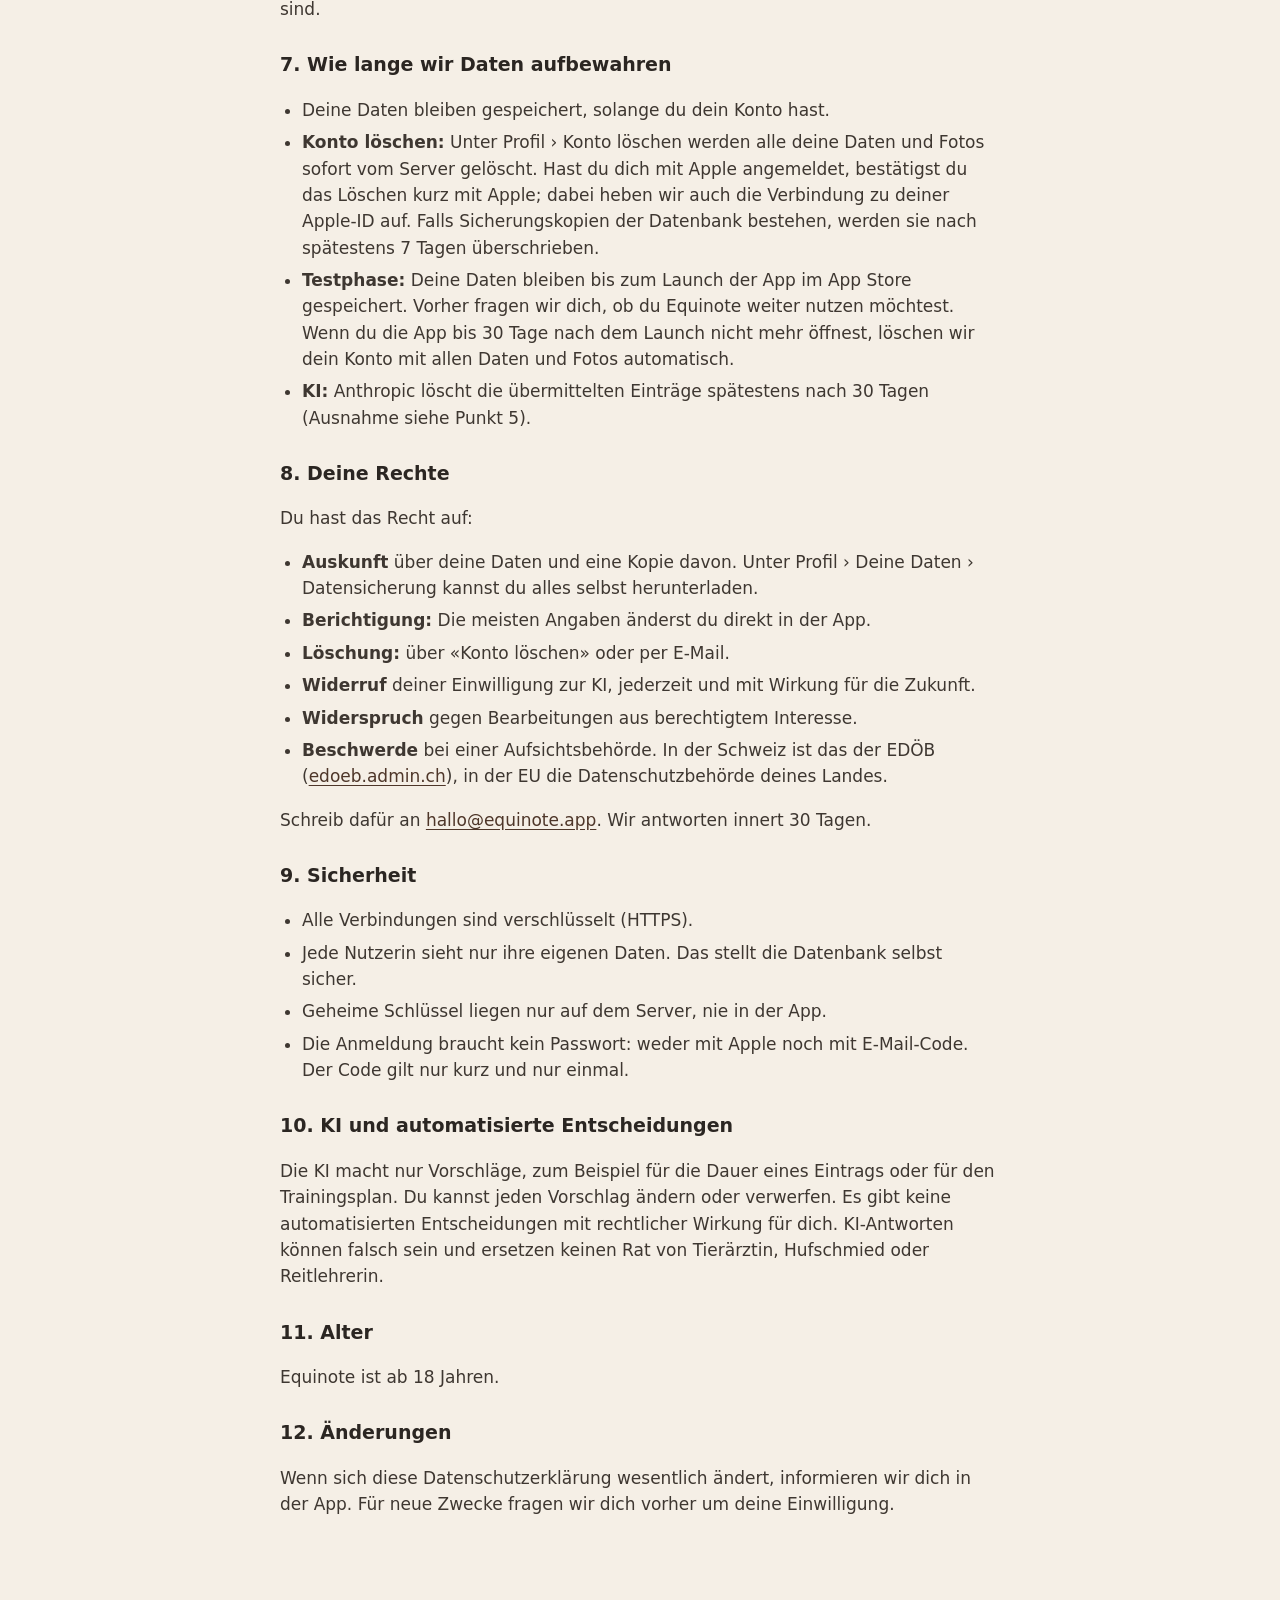
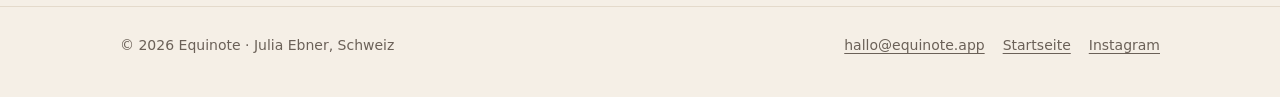
<file: datenschutz.html>
<!doctype html>
<html lang="de-CH">
<head>
<meta charset="utf-8">
<meta name="viewport" content="width=device-width, initial-scale=1">
<meta http-equiv="Content-Security-Policy" content="default-src 'self'; script-src 'none'; style-src 'self'; img-src 'self' data:; base-uri 'none'; form-action 'none'; object-src 'none'">
<meta name="referrer" content="strict-origin-when-cross-origin">
<title>Datenschutzerklärung – Equinote</title>
<meta name="description" content="Datenschutzerklärung für die App Equinote, die Website equinote.app und die Warteliste.">
<meta name="theme-color" content="#4E3629">
<link rel="icon" href="favicon.svg" type="image/svg+xml">
<link rel="canonical" href="https://equinote.app/datenschutz.html">
<link rel="stylesheet" href="style.css">
</head>
<body>
<a class="skip" href="#inhalt">Zum Inhalt</a>
<header class="top">
  <nav class="wrap" aria-label="Hauptnavigation">
    <a class="brand" href="./" aria-label="Equinote, Startseite">
      <svg viewBox="0 0 36 36" aria-hidden="true"><rect width="36" height="36" rx="9" fill="#FFFDF9"/><g transform="translate(6 6)" fill="none" stroke="#4E3629" stroke-width="1.6" stroke-linecap="round" stroke-linejoin="round"><path d="M18.8 21c0-5.5.9-11-2.5-15.2l.5-3.3-3 2.2C11.2 5 8.2 7.7 5.5 11.3c-1 1.4-1.2 3.1 0 4 1.1.8 2.5.5 3.5-.3l1.4-1.1c1.6-.6 3 .4 3.2 1.9.2 1.6-.1 3.6-.3 5.2"/><path d="M16.3 5.8c1.9 1.3 3.2 3.4 3.7 6"/><path d="M12.3 8.8h.01"/></g></svg>
      Equinote
    </a>
    <div class="links"><a href="./#warteliste">Warteliste</a></div>
  </nav>
</header>
<main id="inhalt" class="wrap doc">
<h1>Datenschutzerklärung</h1>
<p class="stand">Stand: 1. November 2026</p>

<nav class="toc" aria-label="Inhalt">
  <strong>Inhalt</strong>
  <ul>
    <li><a href="#website">Website und Warteliste</a></li>
    <li><a href="#app">App Equinote</a></li>
  </ul>
</nav>

<h2 id="website">Website und Warteliste</h2>

<h3>Wer verantwortlich ist</h3>
<p>Julia Ebner, Schweiz<br>E-Mail: <a href="mailto:hallo@equinote.app">hallo@equinote.app</a></p>

<h3>Beim Besuch dieser Website</h3>
<ul>
  <li>Die Website liegt bei <strong>GitHub Pages</strong> (GitHub, Inc., USA). Beim Aufruf übermittelt dein Browser technisch nötige Angaben wie IP-Adresse, Zeitpunkt und aufgerufene Seite an GitHub. GitHub kann diese Angaben zur Sicherheit speichern. Wir haben darauf keinen Zugriff. Es gilt die Datenschutzerklärung von GitHub.</li>
  <li>Wir verwenden <strong>keine Cookies</strong>, kein Tracking und keine Statistik. Schriften und Skripte laden wir nicht von anderen Anbietern.</li>
  <li>Links zu Instagram öffnen die Seite von Instagram (Meta). Erst dann gelten deren Regeln.</li>
</ul>

<h3 id="warteliste">Warteliste</h3>
<ul>
  <li><strong>Was wir speichern:</strong> deine E-Mail-Adresse, den Zeitpunkt deiner Anmeldung und Einwilligung und, sobald du bestätigt hast, den Zeitpunkt der Bestätigung. Für den Bestätigungslink speichern wir nur eine Prüfsumme (Hash) und das Ablaufdatum, nicht den Link selbst. Deine IP-Adresse speichern wir nicht.</li>
  <li><strong>Bestätigung per E-Mail:</strong> Nach dem Eintragen schicken wir dir eine E-Mail mit einem Link. Erst wenn du ihn anklickst, stehst du auf der Warteliste. So kann niemand eine fremde Adresse eintragen. Der Link gilt 14 Tage.</li>
  <li><strong>Wozu:</strong> Wir informieren dich per E-Mail, sobald Equinote im App Store ist. Wir nutzen deine Adresse für nichts anderes und geben sie nicht weiter.</li>
  <li><strong>Grundlage:</strong> deine Einwilligung (Art. 6 Abs. 1 lit. a DSGVO). Du kannst sie jederzeit widerrufen.</li>
  <li><strong>Wo:</strong> Die Adresse wird bei <strong>Supabase</strong> gespeichert (Supabase Pte. Ltd., Server in Frankfurt, Deutschland), mit Vertrag zur Auftragsbearbeitung. Die Bestätigungsmail an dich und einmal pro Woche eine Übersicht der neuen Anmeldungen an uns verschicken wir über unser Postfach bei <strong>Infomaniak</strong> (Infomaniak Network SA, Schweiz). Auch E-Mails, die du uns schreibst, liegen dort.</li>
  <li><strong>Wie lange:</strong> Bestätigst du deine Adresse nicht, löschen wir sie 14 Tage nach der Bestätigungsmail automatisch. Bestätigte Adressen löschen wir, sobald wir dich über den Start informiert haben, spätestens am 31. Dezember 2027.</li>
  <li><strong>Abmelden:</strong> Schreib an <a href="mailto:hallo@equinote.app">hallo@equinote.app</a>. Wir löschen deine Adresse dann sofort.</li>
</ul>
<p>Deine Rechte auf Auskunft, Berichtigung, Löschung, Widerspruch und Beschwerde findest du unten bei der App unter Punkt 8. Sie gelten für die Warteliste genauso.</p>

<h2 id="app">App Equinote</h2>
<p class="small">Fassung für den Test über TestFlight.</p>

<h3>1. Wer verantwortlich ist</h3>
<p>Julia Ebner, Schweiz</p>
<p>E-Mail: <a href="mailto:hallo@equinote.app">hallo@equinote.app</a></p>
<p>Bei Fragen zum Datenschutz schreibst du einfach an diese Adresse.</p>

<h3>2. Das Wichtigste in Kürze</h3>
<ul>
  <li>Deine Einträge gehören dir. Wir verkaufen keine Daten.</li>
  <li>Equinote sammelt keine Nutzungsstatistiken und verfolgt dich nicht (kein Tracking).</li>
  <li>Deine Daten liegen auf Servern in Frankfurt (Deutschland).</li>
  <li>Die KI-Funktionen nutzt du nur, wenn du einwilligst. Dafür gehen einzelne Einträge ohne Name und E-Mail an Anthropic in den USA.</li>
  <li>Mit «Konto löschen» in der App löschst du alle deine Daten.</li>
</ul>

<h3>3. Welche Daten Equinote bearbeitet</h3>
<ul>
  <li><strong>Konto:</strong> Du meldest dich mit Apple oder mit deiner E-Mail-Adresse an. Mit Apple erhalten wir eine Kennung von Apple und deine E-Mail-Adresse; deinen Namen fragen wir bei Apple nicht ab. Statt deiner echten E-Mail kannst du bei Apple eine verborgene Weiterleitungsadresse wählen. Mit E-Mail schicken wir dir einen Code an deine Adresse (über unser Postfach bei Infomaniak in der Schweiz); wir speichern die Adresse für dein Konto, ein Passwort gibt es nicht. Nutzt du Apple und den E-Mail-Code mit derselben Adresse, ist es dasselbe Konto. Wir speichern ausserdem, wann du der Datenschutzerklärung und der KI zugestimmt hast.</li>
  <li><strong>Profil:</strong> Vorname, deine Rollen (Besitzerin, Reitbeteiligung, Reitschülerin), was dir wichtig ist, Hauptwährung und Einstellungen.</li>
  <li><strong>Pferde:</strong> Steckbrief, Fotos, Besonderheiten, Fütterungsplan und Erinnerungen, zum Beispiel für Tierarzt oder Hufschmied.</li>
  <li><strong>Tagebuch:</strong> Einträge mit Art, Dauer, Schwerpunkten, Bewertungen, Notizen und Fotos. Bei Reitstunden auch Name der Lehrperson und ihr Feedback. Bitte schreib über andere Personen nur, was du wirklich brauchst.</li>
  <li><strong>Kosten:</strong> Ausgaben, Monatsbudget und Stundenkarten.</li>
  <li><strong>Ziele, Trainingsplan und Meilensteine.</strong></li>
  <li><strong>KI-Ergebnisse:</strong> Vorschläge, Wochenrückblicke und deine Rückmeldung «War das hilfreich?».</li>
  <li><strong>Technische Daten:</strong> Beim Verbinden mit dem Server fallen IP-Adresse, Zeitpunkt und Art der Anfrage an. Sie werden für Betrieb und Sicherheit gespeichert und nach spätestens 7 Tagen automatisch gelöscht.</li>
</ul>
<p><strong>Was auf deinem iPhone bleibt:</strong></p>
<p><strong>Sprachnotizen:</strong> Die Aufnahme wird auf deinem iPhone mit der Spracherkennung von Apple in Text umgewandelt. Die Aufnahme verlässt dein iPhone nicht und wird nicht gespeichert. Gespeichert wird nur der Text.</p>
<p><strong>Mitteilungen:</strong> Erinnerungen plant dein iPhone selbst. Dafür ist kein Server nötig.</p>
<p><strong>Offline-Speicher:</strong> Einträge werden zuerst auf dem iPhone gespeichert und bei Verbindung mit dem Server abgeglichen.</p>
<p><strong>Was Equinote nicht bearbeitet:</strong> keinen Standort, keine Kontakte, keine Gesundheitsdaten von dir, keine Werbe-Kennungen.</p>

<h3>4. Wozu und auf welcher Grundlage</h3>
<ul>
  <li><strong>Damit die App funktioniert:</strong> Speichern, Anzeigen und Abgleichen deiner Daten, Anmeldung, Erinnerungen, Auswertungen. Grundlage ist der Vertrag mit dir (Art. 6 Abs. 1 lit. b DSGVO).</li>
  <li><strong>KI-Funktionen</strong> («KI füllt aus», Wochenrückblick, Vorschlag für den Trainingsplan): nur mit deiner Einwilligung (Art. 6 Abs. 1 lit. a DSGVO). Du kannst sie jederzeit unter Profil › Datenschutz widerrufen. Danach gehen keine Daten mehr an die KI.</li>
  <li><strong>Sicherheit und Missbrauchsschutz:</strong> zum Beispiel eine Begrenzung der KI-Aufrufe pro Tag. Grundlage ist unser berechtigtes Interesse (Art. 6 Abs. 1 lit. f DSGVO).</li>
  <li><strong>Wechselkurse:</strong> Für Ausgaben in anderen Währungen holt der Server die Referenzkurse der Europäischen Zentralbank. Dabei werden keine Daten über dich übermittelt.</li>
</ul>
<p>Für Nutzerinnen in der Schweiz gilt das Schweizer Datenschutzgesetz (DSG), für Nutzerinnen in der EU die Datenschutz-Grundverordnung (DSGVO).</p>

<h3>5. Wer deine Daten im Auftrag bearbeitet</h3>
<ul>
  <li><strong>Supabase Pte. Ltd. (Singapur)</strong> speichert deine Daten und Fotos, übernimmt die Anmeldung und betreibt die Server-Funktionen. Die Server stehen in Frankfurt (Deutschland). Es gilt der Vertrag zur Auftragsbearbeitung von Supabase mit Standardvertragsklauseln, inklusive Zusatz für die Schweiz.</li>
  <li><strong>Anthropic PBC (USA)</strong> stellt die KI bereit. Anthropic erhält nur die Einträge, die für die jeweilige Funktion nötig sind: Texte, Dauer, Schwerpunkte und Bewertungen. Für den Vorschlag im Trainingsplan zusätzlich Alter, Besonderheiten, ob das Pferd geritten wird, und die offenen Ziele für dieses Pferd. Dein Name, deine E-Mail und Fotos werden nicht übermittelt. Deine Pferde heissen dort nur «Pferd A», «Pferd B»; die echten Namen setzt unser Server erst in der Antwort wieder ein. Freie Notizen gehen so an die KI, wie du sie geschrieben hast, also auch Namen anderer Personen, die darin vorkommen. Anthropic verwendet diese Daten nicht zum Training seiner KI und löscht sie spätestens nach 30 Tagen. Ausnahme: Wenn die automatische Prüfung von Anthropic einen Missbrauch vermutet, können Daten bis zu 2 Jahre aufbewahrt werden. Es gilt der Vertrag zur Auftragsbearbeitung von Anthropic mit Standardvertragsklauseln.</li>
  <li><strong>Infomaniak Network SA (Genf, Schweiz)</strong> verschickt die Mails mit dem Anmeldecode über unser Postfach. Infomaniak erhält dafür deine E-Mail-Adresse und den Code. Die Mails werden auf Servern in der Schweiz verarbeitet.</li>
  <li><strong>Apple</strong> ermöglicht die Anmeldung mit Apple und den Test über TestFlight. Dafür ist Apple selbst verantwortlich, es gilt die Datenschutzerklärung von Apple. Über TestFlight erhalten wir von Apple deinen Namen, deine E-Mail-Adresse und, wenn du das in den Einstellungen erlaubst, Absturzberichte.</li>
</ul>
<p><strong>Im Test zusätzlich:</strong> Den Fragebogen beantwortest du in Google Forms (Google). Er ist freiwillig und von der App getrennt.</p>

<h3>6. Übermittlung ins Ausland</h3>
<p>Deine Daten liegen in Deutschland. Für die KI-Funktionen gehen einzelne Einträge an Anthropic in die USA. Die USA haben nach Ansicht der Schweiz und der EU nicht in jedem Fall einen gleichwertigen Datenschutz. Deshalb gelten Standardvertragsklauseln, die von der EU-Kommission genehmigt und vom Eidgenössischen Datenschutz- und Öffentlichkeitsbeauftragten (EDÖB) anerkannt sind.</p>

<h3>7. Wie lange wir Daten aufbewahren</h3>
<ul>
  <li>Deine Daten bleiben gespeichert, solange du dein Konto hast.</li>
  <li><strong>Konto löschen:</strong> Unter Profil › Konto löschen werden alle deine Daten und Fotos sofort vom Server gelöscht. Hast du dich mit Apple angemeldet, bestätigst du das Löschen kurz mit Apple; dabei heben wir auch die Verbindung zu deiner Apple-ID auf. Falls Sicherungskopien der Datenbank bestehen, werden sie nach spätestens 7 Tagen überschrieben.</li>
  <li><strong>Testphase:</strong> Deine Daten bleiben bis zum Launch der App im App Store gespeichert. Vorher fragen wir dich, ob du Equinote weiter nutzen möchtest. Wenn du die App bis 30 Tage nach dem Launch nicht mehr öffnest, löschen wir dein Konto mit allen Daten und Fotos automatisch.</li>
  <li><strong>KI:</strong> Anthropic löscht die übermittelten Einträge spätestens nach 30 Tagen (Ausnahme siehe Punkt 5).</li>
</ul>

<h3>8. Deine Rechte</h3>
<p>Du hast das Recht auf:</p>
<ul>
  <li><strong>Auskunft</strong> über deine Daten und eine Kopie davon. Unter Profil › Deine Daten › Datensicherung kannst du alles selbst herunterladen.</li>
  <li><strong>Berichtigung:</strong> Die meisten Angaben änderst du direkt in der App.</li>
  <li><strong>Löschung:</strong> über «Konto löschen» oder per E-Mail.</li>
  <li><strong>Widerruf</strong> deiner Einwilligung zur KI, jederzeit und mit Wirkung für die Zukunft.</li>
  <li><strong>Widerspruch</strong> gegen Bearbeitungen aus berechtigtem Interesse.</li>
  <li><strong>Beschwerde</strong> bei einer Aufsichtsbehörde. In der Schweiz ist das der EDÖB (<a href="https://www.edoeb.admin.ch" rel="noopener">edoeb.admin.ch</a>), in der EU die Datenschutzbehörde deines Landes.</li>
</ul>
<p>Schreib dafür an <a href="mailto:hallo@equinote.app">hallo@equinote.app</a>. Wir antworten innert 30 Tagen.</p>

<h3>9. Sicherheit</h3>
<ul>
  <li>Alle Verbindungen sind verschlüsselt (HTTPS).</li>
  <li>Jede Nutzerin sieht nur ihre eigenen Daten. Das stellt die Datenbank selbst sicher.</li>
  <li>Geheime Schlüssel liegen nur auf dem Server, nie in der App.</li>
  <li>Die Anmeldung braucht kein Passwort: weder mit Apple noch mit E-Mail-Code. Der Code gilt nur kurz und nur einmal.</li>
</ul>

<h3>10. KI und automatisierte Entscheidungen</h3>
<p>Die KI macht nur Vorschläge, zum Beispiel für die Dauer eines Eintrags oder für den Trainingsplan. Du kannst jeden Vorschlag ändern oder verwerfen. Es gibt keine automatisierten Entscheidungen mit rechtlicher Wirkung für dich. KI-Antworten können falsch sein und ersetzen keinen Rat von Tierärztin, Hufschmied oder Reitlehrerin.</p>

<h3>11. Alter</h3>
<p>Equinote ist ab 18 Jahren.</p>

<h3>12. Änderungen</h3>
<p>Wenn sich diese Datenschutzerklärung wesentlich ändert, informieren wir dich in der App. Für neue Zwecke fragen wir dich vorher um deine Einwilligung.</p>

</main>
<footer>
  <div class="wrap">
    <span>© 2026 Equinote · Julia Ebner, Schweiz</span>
    <nav aria-label="Fusszeile">
      <a href="mailto:hallo@equinote.app">hallo@equinote.app</a>
      <a href="./">Startseite</a>
      <a href="https://www.instagram.com/equinoteapp/" rel="noopener">Instagram</a>
    </nav>
  </div>
</footer>
</body>
</html>
</file>
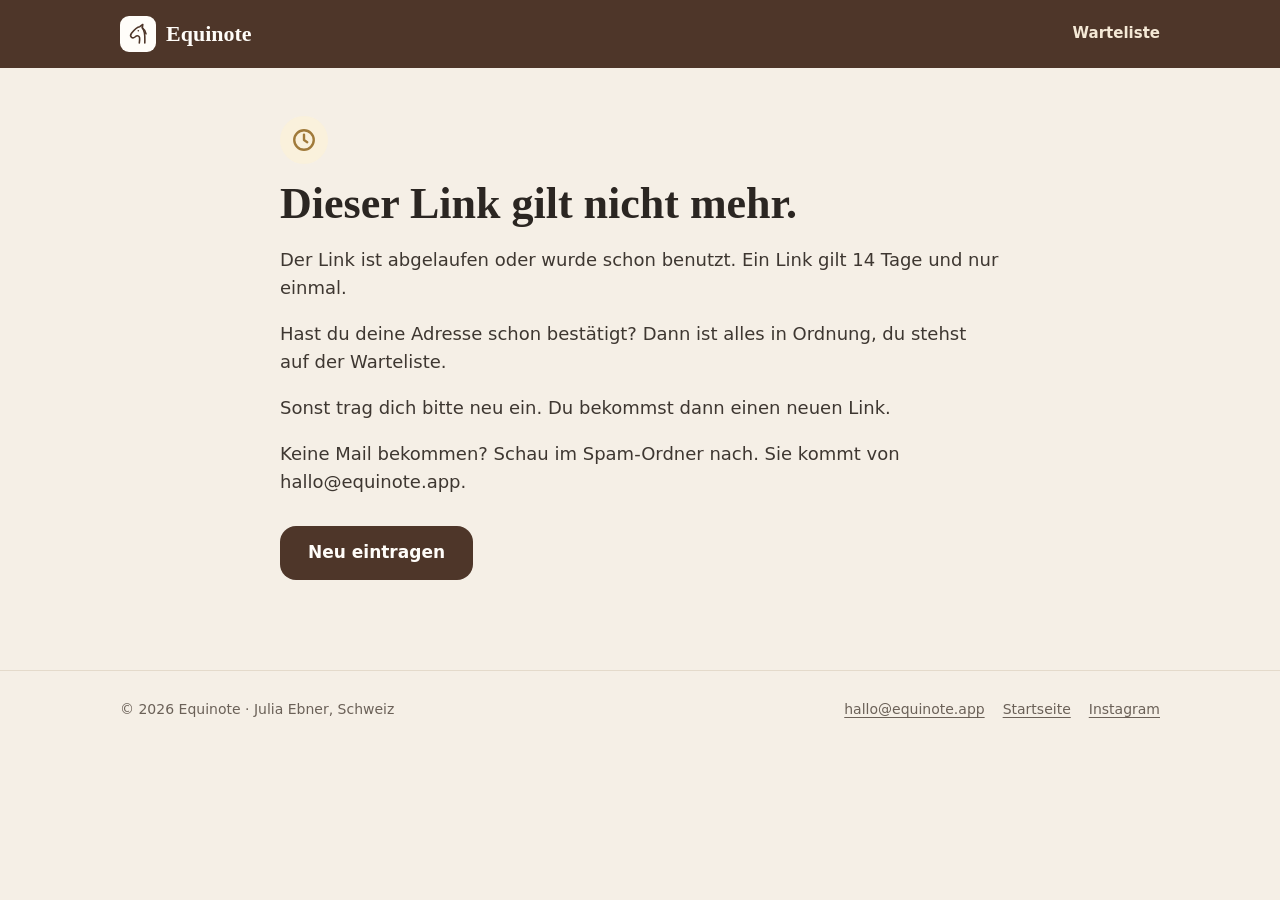
<file: link-abgelaufen.html>
<!doctype html>
<html lang="de-CH">
<head>
<meta charset="utf-8">
<meta name="viewport" content="width=device-width, initial-scale=1">
<meta http-equiv="Content-Security-Policy" content="default-src 'self'; script-src 'none'; style-src 'self'; img-src 'self' data:; base-uri 'none'; form-action 'none'; object-src 'none'">
<meta name="referrer" content="strict-origin-when-cross-origin">
<meta name="robots" content="noindex, nofollow">
<title>Link abgelaufen – Equinote</title>
<meta name="description" content="Der Bestätigungslink für die Warteliste von Equinote ist abgelaufen oder wurde schon benutzt.">
<meta name="theme-color" content="#4E3629">
<link rel="icon" href="favicon.svg" type="image/svg+xml">
<link rel="stylesheet" href="style.css">
</head>
<body>
<a class="skip" href="#inhalt">Zum Inhalt</a>
<header class="top">
  <nav class="wrap" aria-label="Hauptnavigation">
    <a class="brand" href="./" aria-label="Equinote, Startseite">
      <svg viewBox="0 0 36 36" aria-hidden="true"><rect width="36" height="36" rx="9" fill="#FFFDF9"/><g transform="translate(6 6)" fill="none" stroke="#4E3629" stroke-width="1.6" stroke-linecap="round" stroke-linejoin="round"><path d="M18.8 21c0-5.5.9-11-2.5-15.2l.5-3.3-3 2.2C11.2 5 8.2 7.7 5.5 11.3c-1 1.4-1.2 3.1 0 4 1.1.8 2.5.5 3.5-.3l1.4-1.1c1.6-.6 3 .4 3.2 1.9.2 1.6-.1 3.6-.3 5.2"/><path d="M16.3 5.8c1.9 1.3 3.2 3.4 3.7 6"/><path d="M12.3 8.8h.01"/></g></svg>
      Equinote
    </a>
    <div class="links"><a href="./#warteliste">Warteliste</a></div>
  </nav>
</header>
<main id="inhalt" class="wrap doc notice">
<div class="ok" aria-hidden="true"><svg width="26" height="26" viewBox="0 0 24 24" fill="none" stroke="currentColor" stroke-width="2.2" stroke-linecap="round" stroke-linejoin="round"><circle cx="12" cy="12" r="9"/><path d="M12 7v5l3 2"/></svg></div>
<h1>Dieser Link gilt nicht mehr.</h1>
<p>Der Link ist abgelaufen oder wurde schon benutzt. Ein Link gilt 14 Tage und nur einmal.</p>
<p>Hast du deine Adresse schon bestätigt? Dann ist alles in Ordnung, du stehst auf der Warteliste.</p>
<p>Sonst trag dich bitte neu ein. Du bekommst dann einen neuen Link.</p>
<p>Keine Mail bekommen? Schau im Spam-Ordner nach. Sie kommt von hallo@equinote.app.</p>
<p><a class="btn" href="./#warteliste">Neu eintragen</a></p>
</main>
<footer>
  <div class="wrap">
    <span>© 2026 Equinote · Julia Ebner, Schweiz</span>
    <nav aria-label="Fusszeile">
      <a href="mailto:hallo@equinote.app">hallo@equinote.app</a>
      <a href="./">Startseite</a>
      <a href="https://www.instagram.com/equinoteapp/" rel="noopener">Instagram</a>
    </nav>
  </div>
</footer>
</body>
</html>
</file>
<file: style.css>
/* Equinote – Website. Farben wie in der App (src/theme/colors.ts). Keine
   Schriften oder Skripte von anderen Anbietern. */

:root {
  --bg: #F5EFE6;
  --surface: #FFFDF9;
  --text: #2B2622;
  --text-body: #3E3731;
  --text-secondary: #6B6158;
  --border: #E4DACB;
  --brand: #4E3629;
  --brand-text: #4E3629;
  --on-brand: #FFFDF9;
  --on-brand-soft: #F5E9D6;
  --on-brand-muted: #E9DCCB;
  --gold: #D9B47A;
  --gold-surface: #FAF1DC;
  --gold-border: #E8D6AE;
  --gold-text: #6E4E12;
  --gold-icon: #A07A3A;
  --danger: #A3361F;
  --success: #2F6B4F;
  --focus: #C9A86A;
  --serif: "New York", "Iowan Old Style", "Palatino Linotype", Palatino, Georgia, ui-serif, serif;
  --sans: -apple-system, BlinkMacSystemFont, "SF Pro Text", "Segoe UI", system-ui, sans-serif;
  color-scheme: light;
}

@media (prefers-color-scheme: dark) {
  :root {
    --bg: #1E1714;
    --surface: #2A211C;
    --text: #F3EADF;
    --text-body: #E2D8CC;
    --text-secondary: #B3A698;
    --border: #3A302A;
    --brand: #4E3629;
    --brand-text: #E0B98C;
    --gold-surface: #3A3122;
    --gold-border: #5A4A2E;
    --gold-text: #E8CB8E;
    --gold-icon: #D9B47A;
    --danger: #F09A85;
    --success: #8CCFAE;
    color-scheme: dark;
  }
}

* { box-sizing: border-box; }

html { -webkit-text-size-adjust: 100%; scroll-behavior: smooth; }

body {
  margin: 0;
  background: var(--bg);
  color: var(--text);
  font-family: var(--sans);
  font-size: 17px;
  line-height: 1.55;
}

a { color: var(--brand-text); text-underline-offset: 3px; }
a:focus-visible, button:focus-visible, input:focus-visible { outline: 3px solid var(--focus); outline-offset: 2px; }
/* Hinweis nach dem Absenden bekommt den Fokus (für Vorlesefunktion): dezenter Rahmen statt Blau. */
.done:focus { outline: 2px solid var(--focus); outline-offset: 10px; border-radius: 14px; }

.wrap { width: 100%; max-width: 1080px; margin: 0 auto; padding: 0 20px; }

.skip { position: absolute; left: -9999px; }
.skip:focus { left: 16px; top: 16px; z-index: 10; background: var(--surface); padding: 8px 12px; border-radius: 8px; }

/* Kopf ---------------------------------------------------------------- */

.top { background: var(--brand); color: var(--on-brand); }
.top nav { display: flex; align-items: center; justify-content: space-between; gap: 16px; min-height: 68px; }
.brand { display: inline-flex; align-items: center; gap: 10px; color: var(--on-brand); text-decoration: none; font-family: var(--serif); font-size: 22px; font-weight: 600; }
.brand svg { width: 36px; height: 36px; flex: none; }
.top .links { display: flex; gap: 20px; font-size: 15px; font-weight: 600; }
.top .links a { color: var(--on-brand-soft); text-decoration: none; }
.top .links a:hover { color: var(--on-brand); text-decoration: underline; }
@media (max-width: 560px) { .top .links .opt { display: none; } }

/* Einstieg ------------------------------------------------------------ */

.hero { background: var(--brand); color: var(--on-brand); padding: 40px 0 72px; }
.hero .wrap { display: grid; grid-template-columns: 1.1fr 0.9fr; gap: 48px; align-items: center; }
@media (max-width: 860px) { .hero .wrap { grid-template-columns: 1fr; gap: 36px; } }
.pill { display: inline-block; font-size: 13px; font-weight: 700; letter-spacing: 0.02em; background: rgba(255, 253, 249, 0.12); color: var(--on-brand-soft); border-radius: 999px; padding: 6px 12px; }
.hero h1 { font-family: var(--serif); font-weight: 600; font-size: clamp(38px, 6vw, 58px); line-height: 1.08; margin: 18px 0 16px; letter-spacing: -0.01em; }
.hero .lead { font-size: 19px; color: var(--on-brand-muted); max-width: 34em; margin: 0; }

/* Formular ------------------------------------------------------------ */

.signup { background: var(--surface); color: var(--text); border-radius: 22px; padding: 26px; box-shadow: 0 18px 40px rgba(20, 12, 8, 0.28); }
.signup h2 { font-family: var(--serif); font-size: 26px; line-height: 1.2; margin: 0 0 6px; font-weight: 600; }
.signup p.sub { margin: 0 0 18px; color: var(--text-secondary); font-size: 15px; }
.signup label.field { display: block; font-size: 14px; font-weight: 700; margin-bottom: 6px; }
.signup input[type="email"] {
  width: 100%; height: 52px; border: 1px solid var(--border); border-radius: 12px; padding: 0 14px;
  font: inherit; font-size: 17px; background: var(--surface); color: var(--text);
}
.check { display: flex; gap: 12px; align-items: flex-start; margin: 16px 0 18px; font-size: 14px; color: var(--text-body); line-height: 1.45; }
.check input { width: 22px; height: 22px; margin: 1px 0 0; flex: none; accent-color: var(--brand); }
.btn {
  display: inline-flex; align-items: center; justify-content: center; width: 100%; min-height: 54px; border: 0; border-radius: 16px;
  background: var(--brand); color: var(--on-brand); font: inherit; font-size: 17px; font-weight: 700; cursor: pointer;
}
.btn:hover { filter: brightness(1.08); }
.btn[disabled] { opacity: 0.6; cursor: progress; }
@media (prefers-color-scheme: dark) { .btn { background: #8A5A3C; } }
.hp { position: absolute; left: -10000px; width: 1px; height: 1px; overflow: hidden; }
.status { min-height: 1.5em; margin: 12px 0 0; font-size: 15px; font-weight: 600; }
.status.err { color: var(--danger); }
.done { text-align: left; }
.done .ok { width: 48px; height: 48px; border-radius: 999px; background: var(--gold-surface); color: var(--gold-icon); display: flex; align-items: center; justify-content: center; margin-bottom: 12px; }
.done[hidden], form[hidden] { display: none; }

/* Abschnitte ---------------------------------------------------------- */

section.block { padding: 72px 0; }
section.block + section.block { padding-top: 8px; }
.eyebrow { font-size: 13px; font-weight: 700; letter-spacing: 0.08em; text-transform: uppercase; color: var(--gold-icon); margin: 0 0 8px; }
h2.title { font-family: var(--serif); font-size: clamp(28px, 4vw, 38px); line-height: 1.15; font-weight: 600; margin: 0 0 28px; max-width: 22em; }

.grid { display: grid; grid-template-columns: repeat(3, minmax(0, 1fr)); gap: 16px; }
@media (max-width: 900px) { .grid { grid-template-columns: repeat(2, minmax(0, 1fr)); } }
@media (max-width: 600px) { .grid { grid-template-columns: 1fr; } }

.card { background: var(--surface); border: 1px solid var(--border); border-radius: 18px; padding: 22px; }
.card h3 { font-family: var(--serif); font-size: 21px; line-height: 1.25; margin: 14px 0 6px; font-weight: 600; }
.card p { margin: 0; color: var(--text-body); font-size: 16px; }
.icon { width: 44px; height: 44px; border-radius: 12px; background: var(--gold-surface); color: var(--gold-icon); display: flex; align-items: center; justify-content: center; }
.icon svg { width: 24px; height: 24px; }

/* Beispiel Wochenrückblick */
.split { display: grid; grid-template-columns: 1fr 1fr; gap: 40px; align-items: center; }
@media (max-width: 860px) { .split { grid-template-columns: 1fr; } }
.review { background: var(--gold-surface); border: 1px solid var(--gold-border); border-radius: 20px; padding: 22px; }
.review .head { display: flex; align-items: center; gap: 10px; color: var(--gold-text); font-weight: 700; font-size: 14px; }
.review h3 { font-family: var(--serif); font-size: 22px; margin: 12px 0 10px; font-weight: 600; }
.review ul { margin: 0; padding-left: 20px; color: var(--text-body); }
.review li + li { margin-top: 8px; }
.review .note { margin-top: 14px; font-size: 13px; color: var(--text-secondary); }
.split p { color: var(--text-body); }

.roles { display: grid; grid-template-columns: repeat(3, minmax(0, 1fr)); gap: 16px; }
@media (max-width: 760px) { .roles { grid-template-columns: 1fr; } }
.roles .card h3 { margin-top: 0; }

.trust { list-style: none; margin: 0; padding: 0; display: grid; grid-template-columns: repeat(2, minmax(0, 1fr)); gap: 12px 24px; }
@media (max-width: 640px) { .trust { grid-template-columns: 1fr; } }
.trust li { display: flex; gap: 12px; align-items: flex-start; color: var(--text-body); }
.trust svg { flex: none; width: 22px; height: 22px; color: var(--success); margin-top: 2px; }

.story { background: var(--surface); border: 1px solid var(--border); border-radius: 22px; padding: 32px; max-width: 760px; }
.story p { color: var(--text-body); margin: 0 0 14px; font-size: 18px; }
.story p:last-child { margin-bottom: 0; }

.cta { text-align: center; }
.cta .btn { width: auto; padding: 0 28px; text-decoration: none; }

/* Fuss ---------------------------------------------------------------- */

footer { border-top: 1px solid var(--border); padding: 28px 0 40px; color: var(--text-secondary); font-size: 14px; }
footer .wrap { display: flex; flex-wrap: wrap; gap: 8px 22px; justify-content: space-between; }
footer nav { display: flex; flex-wrap: wrap; gap: 8px 18px; }
footer a { color: var(--text-secondary); }

/* Datenschutzerklärung ------------------------------------------------ */

.doc { max-width: 760px; padding: 48px 20px 72px; }
.doc h1 { font-family: var(--serif); font-size: clamp(32px, 5vw, 44px); line-height: 1.1; margin: 0 0 8px; font-weight: 600; }
.doc .stand { color: var(--text-secondary); margin: 0 0 32px; }
.doc h2 { font-family: var(--serif); font-size: 28px; margin: 48px 0 8px; font-weight: 600; padding-top: 8px; border-top: 1px solid var(--border); }
.doc h3 { font-size: 19px; margin: 28px 0 8px; }
.doc p, .doc li { color: var(--text-body); }
.doc ul { padding-left: 22px; }
.doc li + li { margin-top: 6px; }
.doc .toc { background: var(--surface); border: 1px solid var(--border); border-radius: 16px; padding: 16px 20px; }
.doc .toc ul { margin: 6px 0 0; }
.small { font-size: 14px; color: var(--text-secondary); }
.mt { margin-top: 20px; }
.title.center { margin-left: auto; margin-right: auto; }

/* Bestätigung der Warteliste (bestaetigt.html, link-abgelaufen.html) --- */

.notice .ok { width: 48px; height: 48px; border-radius: 999px; background: var(--gold-surface); color: var(--gold-icon); display: flex; align-items: center; justify-content: center; margin-bottom: 16px; }
.notice p { font-size: 18px; }
.notice .btn { width: auto; padding: 0 28px; margin-top: 12px; text-decoration: none; }
</file>
